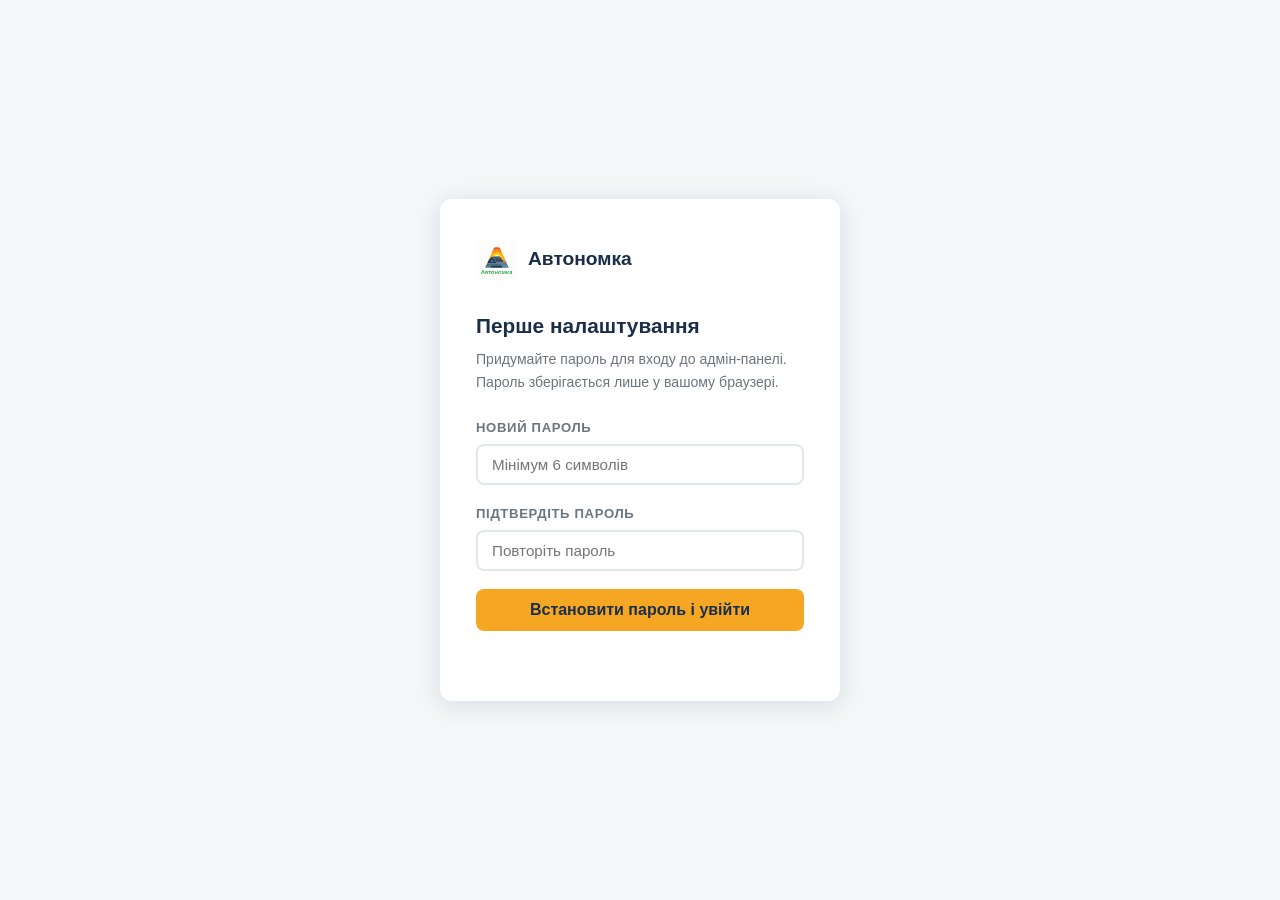
<file: admin.html>
<!DOCTYPE html>
<html lang="uk">
<head>
  <meta charset="UTF-8">
  <meta name="viewport" content="width=device-width, initial-scale=1.0">
  <title>Адмін — Автономка</title>
  <link rel="icon" href="assets/images/logo.jpg" type="image/jpeg">
  <style>
    *, *::before, *::after { box-sizing: border-box; margin: 0; padding: 0; }
    html { scroll-behavior: smooth; }
    body {
      font-family: 'Segoe UI', Arial, sans-serif;
      background: #f4f6f8;
      color: #222831;
      line-height: 1.6;
      min-height: 100vh;
    }
    a { color: inherit; text-decoration: none; }
    button { cursor: pointer; font-family: inherit; }
    img { max-width: 100%; display: block; }
    .hidden { display: none !important; }

    /* ---- Auth screens ---- */
    .auth-wrap {
      min-height: 100vh;
      display: flex;
      align-items: center;
      justify-content: center;
      padding: 24px;
    }
    .auth-card {
      background: #fff;
      border-radius: 12px;
      box-shadow: 0 4px 24px rgba(26,46,74,.12);
      padding: 40px 36px;
      width: 100%;
      max-width: 400px;
    }
    .auth-logo {
      display: flex;
      align-items: center;
      gap: 10px;
      margin-bottom: 28px;
    }
    .auth-logo img { width: 42px; height: 42px; border-radius: 6px; object-fit: contain; }
    .auth-logo span { font-size: 1.2rem; font-weight: 800; color: #1a2e4a; }
    .auth-title { font-size: 1.3rem; font-weight: 700; color: #1a2e4a; margin-bottom: 6px; }
    .auth-sub { font-size: .88rem; color: #6c757d; margin-bottom: 24px; }

    .form-group { margin-bottom: 18px; }
    .form-group label {
      display: block;
      font-size: .82rem;
      font-weight: 600;
      color: #6c757d;
      text-transform: uppercase;
      letter-spacing: .05em;
      margin-bottom: 6px;
    }
    .form-input {
      width: 100%;
      padding: 10px 14px;
      border: 2px solid #e0e6ed;
      border-radius: 8px;
      font-size: .95rem;
      font-family: inherit;
      color: #222831;
      background: #fff;
      transition: border-color .2s;
      outline: none;
    }
    .form-input:focus { border-color: #f5a623; }
    .form-msg {
      font-size: .85rem;
      min-height: 20px;
      margin-top: 10px;
    }
    .form-msg.error { color: #e74c3c; }
    .form-msg.success { color: #17a126; }

    .btn-primary {
      width: 100%;
      padding: 12px;
      background: #f5a623;
      color: #1a2e4a;
      border: none;
      border-radius: 8px;
      font-size: 1rem;
      font-weight: 700;
      transition: background .2s;
    }
    .btn-primary:hover { background: #e0921a; }

    /* ---- Main layout ---- */
    .admin-header {
      background: #1a2e4a;
      color: #fff;
      padding: 0 24px;
      height: 62px;
      display: flex;
      align-items: center;
      justify-content: space-between;
      position: sticky;
      top: 0;
      z-index: 10;
      box-shadow: 0 2px 12px rgba(0,0,0,.25);
    }
    .admin-header__logo {
      display: flex;
      align-items: center;
      gap: 10px;
      font-weight: 800;
      font-size: 1.05rem;
      color: #2ecc40;
    }
    .admin-header__logo img { width: 36px; height: 36px; border-radius: 5px; object-fit: contain; }
    .admin-header__badge {
      font-size: .72rem;
      background: rgba(245,166,35,.18);
      color: #f5a623;
      padding: 3px 10px;
      border-radius: 20px;
      font-weight: 700;
      text-transform: uppercase;
      letter-spacing: .05em;
      margin-left: 6px;
    }
    .admin-header__actions { display: flex; gap: 10px; }
    .admin-btn {
      padding: 7px 16px;
      border-radius: 7px;
      border: none;
      font-size: .88rem;
      font-weight: 600;
      font-family: inherit;
      transition: background .2s, color .2s;
    }
    .admin-btn--primary { background: #f5a623; color: #1a2e4a; }
    .admin-btn--primary:hover { background: #e0921a; }
    .admin-btn--ghost { background: rgba(255,255,255,.1); color: #fff; }
    .admin-btn--ghost:hover { background: rgba(255,255,255,.2); }
    .admin-btn--danger { background: rgba(231,76,60,.12); color: #c0392b; }
    .admin-btn--danger:hover { background: rgba(231,76,60,.22); }
    .admin-btn--sm { padding: 5px 12px; font-size: .82rem; }

    .admin-body {
      max-width: 860px;
      margin: 0 auto;
      padding: 32px 20px 64px;
      display: flex;
      flex-direction: column;
      gap: 28px;
    }

    /* Status bar */
    .status-bar {
      padding: 12px 18px;
      border-radius: 8px;
      font-size: .92rem;
      font-weight: 500;
    }
    .status-bar.success { background: rgba(46,204,64,.12); color: #17a126; border: 1px solid rgba(46,204,64,.25); }
    .status-bar.error   { background: rgba(231,76,60,.10); color: #c0392b; border: 1px solid rgba(231,76,60,.2); }
    .status-bar:not(.success):not(.error) { background: rgba(245,166,35,.1); color: #c07d00; border: 1px solid rgba(245,166,35,.2); }

    /* Cards */
    .admin-card {
      background: #fff;
      border-radius: 12px;
      box-shadow: 0 2px 12px rgba(26,46,74,.08);
      overflow: hidden;
    }
    .admin-card__head {
      display: flex;
      align-items: center;
      justify-content: space-between;
      padding: 18px 22px;
      border-bottom: 1px solid #e0e6ed;
      gap: 12px;
      flex-wrap: wrap;
    }
    .admin-card__title {
      font-size: 1.05rem;
      font-weight: 700;
      color: #1a2e4a;
    }
    .admin-card__body { padding: 22px; }

    /* Article list */
    .admin-article-item {
      display: flex;
      align-items: center;
      justify-content: space-between;
      padding: 12px 0;
      border-bottom: 1px solid #e0e6ed;
      gap: 12px;
      flex-wrap: wrap;
    }
    .admin-article-item:last-child { border-bottom: none; }
    .admin-article-item strong { display: block; font-size: .95rem; color: #1a2e4a; }
    .admin-article-date { font-size: .78rem; color: #6c757d; }
    .admin-article-actions { display: flex; gap: 8px; flex-shrink: 0; }
    .admin-hint { font-size: .9rem; color: #6c757d; padding: 12px 0; }
    .admin-hint.error { color: #c0392b; }

    /* Editor form */
    .editor-form .form-group { margin-bottom: 18px; }
    .editor-form .form-input { font-size: .93rem; }
    .editor-form textarea.form-input {
      resize: vertical;
      min-height: 200px;
      line-height: 1.65;
    }
    .editor-form .form-row {
      display: grid;
      grid-template-columns: 1fr 1fr;
      gap: 16px;
    }
    .editor-actions {
      display: flex;
      gap: 10px;
      flex-wrap: wrap;
      margin-top: 6px;
    }
    .editor-actions .btn-primary {
      width: auto;
      padding: 11px 28px;
    }
    .editor-tip {
      font-size: .8rem;
      color: #6c757d;
      margin-top: 6px;
      line-height: 1.4;
    }

    /* Settings */
    .settings-form .form-group { margin-bottom: 16px; }
    .settings-token-wrap { position: relative; }
    .settings-token-wrap .form-input { padding-right: 44px; }
    .btn-toggle-pw {
      position: absolute;
      right: 10px;
      top: 50%;
      transform: translateY(-50%);
      background: none;
      border: none;
      color: #6c757d;
      font-size: .85rem;
      padding: 4px;
    }
    .btn-toggle-pw:hover { color: #1a2e4a; }

    .danger-zone {
      border: 1px solid rgba(231,76,60,.25);
      border-radius: 8px;
      padding: 16px 18px;
      display: flex;
      align-items: center;
      justify-content: space-between;
      gap: 12px;
      flex-wrap: wrap;
    }
    .danger-zone p { font-size: .88rem; color: #6c757d; }
    .danger-zone strong { display: block; font-size: .92rem; color: #c0392b; margin-bottom: 2px; }

    @media (max-width: 600px) {
      .auth-card { padding: 28px 20px; }
      .admin-body { padding: 20px 12px 48px; }
      .editor-form .form-row { grid-template-columns: 1fr; }
    }
  </style>
</head>
<body>

  <!-- ===== SETUP SCREEN ===== -->
  <div id="screen-setup" class="auth-wrap">
    <div class="auth-card">
      <div class="auth-logo">
        <img src="assets/images/logo.jpg" alt="Автономка">
        <span>Автономка</span>
      </div>
      <h1 class="auth-title">Перше налаштування</h1>
      <p class="auth-sub">Придумайте пароль для входу до адмін-панелі. Пароль зберігається лише у вашому браузері.</p>
      <form id="setup-form">
        <div class="form-group">
          <label for="setup-password">Новий пароль</label>
          <input type="password" id="setup-password" class="form-input" placeholder="Мінімум 6 символів" autocomplete="new-password" required>
        </div>
        <div class="form-group">
          <label for="setup-confirm">Підтвердіть пароль</label>
          <input type="password" id="setup-confirm" class="form-input" placeholder="Повторіть пароль" autocomplete="new-password" required>
        </div>
        <button type="submit" class="btn-primary">Встановити пароль і увійти</button>
        <div id="setup-msg" class="form-msg"></div>
      </form>
    </div>
  </div>

  <!-- ===== LOGIN SCREEN ===== -->
  <div id="screen-login" class="auth-wrap hidden">
    <div class="auth-card">
      <div class="auth-logo">
        <img src="assets/images/logo.jpg" alt="Автономка">
        <span>Автономка</span>
      </div>
      <h1 class="auth-title">Вхід до панелі</h1>
      <p class="auth-sub">Введіть пароль адміністратора.</p>
      <form id="login-form">
        <div class="form-group">
          <label for="login-password">Пароль</label>
          <input type="password" id="login-password" class="form-input" placeholder="Ваш пароль" autocomplete="current-password" required>
        </div>
        <button type="submit" class="btn-primary">Увійти</button>
        <div id="login-msg" class="form-msg"></div>
      </form>
    </div>
  </div>

  <!-- ===== MAIN SCREEN ===== -->
  <div id="screen-main" class="hidden">

    <header class="admin-header">
      <div class="admin-header__logo">
        <img src="assets/images/logo.jpg" alt="">
        <span>Автономка</span>
        <span class="admin-header__badge">Адмін</span>
      </div>
      <div class="admin-header__actions">
        <a href="articles.html" target="_blank" class="admin-btn admin-btn--ghost">Сайт →</a>
        <button id="btn-logout" class="admin-btn admin-btn--ghost">Вийти</button>
      </div>
    </header>

    <div class="admin-body">

      <!-- Status bar -->
      <div id="status-bar" class="status-bar hidden"></div>

      <!-- Articles list -->
      <div class="admin-card">
        <div class="admin-card__head">
          <span class="admin-card__title">Статті</span>
          <button id="btn-new" class="admin-btn admin-btn--primary">+ Нова стаття</button>
        </div>
        <div class="admin-card__body">
          <div id="article-list"></div>
        </div>
      </div>

      <!-- Editor -->
      <div class="admin-card" id="editor-section">
        <div class="admin-card__head">
          <span class="admin-card__title" id="editor-heading">Нова стаття</span>
        </div>
        <div class="admin-card__body">
          <form id="article-form" class="editor-form">
            <div class="form-group">
              <label for="editor-title">Заголовок *</label>
              <input type="text" id="editor-title" class="form-input" placeholder="Назва статті" required>
            </div>
            <div class="form-group">
              <label for="editor-summary">Короткий опис</label>
              <input type="text" id="editor-summary" class="form-input" placeholder="1–2 речення, які покажуть у списку статей">
            </div>
            <div class="form-group">
              <label for="editor-body">Текст статті *</label>
              <textarea id="editor-body" class="form-input" placeholder="Напишіть текст статті. Розділяйте абзаци порожнім рядком." required></textarea>
              <p class="editor-tip">Порожній рядок між блоками тексту = новий абзац.</p>
            </div>
            <div class="form-group">
              <label for="editor-photo">Фото (URL, необов'язково)</label>
              <input type="url" id="editor-photo" class="form-input" placeholder="https://example.com/photo.jpg">
              <p class="editor-tip">Посилання на зображення. Можна завантажити на Imgur, Google Drive або інший хостинг.</p>
            </div>
            <div class="editor-actions">
              <button type="submit" id="editor-submit" class="btn-primary">Опублікувати</button>
              <button type="button" id="btn-cancel-edit" class="admin-btn admin-btn--ghost" style="background:#e0e6ed;color:#1a2e4a">Скасувати</button>
            </div>
          </form>
        </div>
      </div>

      <!-- Settings -->
      <div class="admin-card">
        <div class="admin-card__head">
          <span class="admin-card__title">Налаштування GitHub</span>
        </div>
        <div class="admin-card__body">
          <p style="font-size:.88rem;color:#6c757d;margin-bottom:18px">
            Щоб публікація статей зберігалась на сайті, потрібно підключити GitHub репозиторій.
            Отримати токен можна на <strong><a href="https://github.com/settings/tokens/new?scopes=repo&description=Avtonomka+Admin" target="_blank" style="color:#f5a623">github.com/settings/tokens</a></strong>
            — потрібні права <code>Contents: Read and write</code>.
          </p>
          <form id="settings-form" class="settings-form">
            <div class="form-row" style="display:grid;grid-template-columns:1fr 1fr;gap:16px;margin-bottom:0">
              <div class="form-group">
                <label for="settings-owner">GitHub Username</label>
                <input type="text" id="settings-owner" class="form-input" placeholder="ваш-нік">
              </div>
              <div class="form-group">
                <label for="settings-repo">Назва репозиторію</label>
                <input type="text" id="settings-repo" class="form-input" placeholder="avtonomka-site">
              </div>
            </div>
            <div class="form-group" style="margin-top:16px">
              <label for="settings-branch">Гілка (branch)</label>
              <input type="text" id="settings-branch" class="form-input" placeholder="master" value="master" style="max-width:200px">
            </div>
            <div class="form-group">
              <label for="settings-token">GitHub Personal Access Token</label>
              <div class="settings-token-wrap">
                <input type="password" id="settings-token" class="form-input" placeholder="ghp_xxxxxxxxxxxxxxxxxxxx" autocomplete="off">
                <button type="button" class="btn-toggle-pw" id="btn-show-token" title="Показати/приховати">👁</button>
              </div>
              <p class="editor-tip">Токен зберігається лише у вашому браузері. Нікому його не передавайте.</p>
            </div>
            <button type="submit" class="admin-btn admin-btn--primary">Зберегти налаштування</button>
          </form>

          <div style="margin-top:28px">
            <div class="danger-zone">
              <div>
                <strong>Змінити пароль</strong>
                <p>Скинути поточний пароль і встановити новий.</p>
              </div>
              <button id="btn-change-password" class="admin-btn admin-btn--danger">Змінити пароль</button>
            </div>
          </div>
        </div>
      </div>

    </div><!-- /admin-body -->
  </div><!-- /screen-main -->

  <script>
    /* ---- Utilities ---- */
    async function sha256(msg) {
      const buf = await crypto.subtle.digest('SHA-256', new TextEncoder().encode(msg));
      return Array.from(new Uint8Array(buf)).map(b => b.toString(16).padStart(2, '0')).join('');
    }
    function escHtml(str) {
      return String(str).replace(/&/g,'&amp;').replace(/</g,'&lt;').replace(/>/g,'&gt;').replace(/"/g,'&quot;');
    }
    const getSettings  = () => JSON.parse(localStorage.getItem('admin_settings') || '{}');
    const saveSettings = s  => localStorage.setItem('admin_settings', JSON.stringify(s));
    const getPwdHash   = () => localStorage.getItem('admin_pwd_hash') || '';
    const getToken     = () => localStorage.getItem('admin_gh_token') || '';
    const isAuthed     = () => sessionStorage.getItem('admin_ok') === '1';

    /* ---- Screen switcher ---- */
    function showScreen(id) {
      ['screen-setup','screen-login','screen-main'].forEach(s =>
        document.getElementById(s).classList.toggle('hidden', s !== id)
      );
    }

    /* ---- Bootstrap ---- */
    function init() {
      if (!getPwdHash())    { showScreen('screen-setup'); return; }
      if (!isAuthed())      { showScreen('screen-login'); return; }
      showScreen('screen-main');
      loadMain();
    }

    /* ---- Setup ---- */
    document.getElementById('setup-form').addEventListener('submit', async e => {
      e.preventDefault();
      const pwd = document.getElementById('setup-password').value;
      const rep = document.getElementById('setup-confirm').value;
      if (pwd.length < 6) { showMsg('setup-msg','Мінімум 6 символів','error'); return; }
      if (pwd !== rep)     { showMsg('setup-msg','Паролі не співпадають','error'); return; }
      localStorage.setItem('admin_pwd_hash', await sha256(pwd));
      sessionStorage.setItem('admin_ok', '1');
      showScreen('screen-main');
      loadMain();
    });

    /* ---- Login ---- */
    document.getElementById('login-form').addEventListener('submit', async e => {
      e.preventDefault();
      const pwd = document.getElementById('login-password').value;
      if (await sha256(pwd) !== getPwdHash()) {
        showMsg('login-msg','Невірний пароль','error');
        document.getElementById('login-password').value = '';
        return;
      }
      sessionStorage.setItem('admin_ok', '1');
      showScreen('screen-main');
      loadMain();
    });

    /* ---- GitHub API ---- */
    async function ghGet(path) {
      const s = getSettings();
      const r = await fetch(`https://api.github.com/repos/${s.owner}/${s.repo}/contents/${path}`, {
        headers: { 'Authorization': `Bearer ${getToken()}`, 'Accept': 'application/vnd.github+json', 'X-GitHub-Api-Version': '2022-11-28' }
      });
      const d = await r.json();
      if (!r.ok) throw new Error(d.message || 'HTTP ' + r.status);
      return d;
    }

    async function ghPut(path, content, sha, message) {
      const s = getSettings();
      const body = { message, content: btoa(unescape(encodeURIComponent(content))), branch: s.branch || 'master' };
      if (sha) body.sha = sha;
      const r = await fetch(`https://api.github.com/repos/${s.owner}/${s.repo}/contents/${path}`, {
        method: 'PUT',
        headers: { 'Authorization': `Bearer ${getToken()}`, 'Accept': 'application/vnd.github+json', 'Content-Type': 'application/json', 'X-GitHub-Api-Version': '2022-11-28' },
        body: JSON.stringify(body)
      });
      const d = await r.json();
      if (!r.ok) throw new Error(d.message || 'HTTP ' + r.status);
      return d;
    }

    async function loadArticlesFromGH() {
      try {
        const data = await ghGet('data/articles.json');
        const text = decodeURIComponent(escape(atob(data.content.replace(/\n/g,''))));
        return { articles: JSON.parse(text), sha: data.sha };
      } catch (e) {
        if (/Not Found|404/.test(e.message)) return { articles: [], sha: null };
        throw e;
      }
    }

    async function saveArticlesToGH(articles, sha, msg) {
      const json = JSON.stringify(articles, null, 2);
      return ghPut('data/articles.json', json, sha, msg);
    }

    /* ---- ID generator ---- */
    function genId(title) {
      const map = {а:'a',б:'b',в:'v',г:'g',д:'d',е:'e',ё:'yo',є:'ye',ж:'zh',з:'z',и:'i',і:'i',ї:'yi',й:'y',к:'k',л:'l',м:'m',н:'n',о:'o',п:'p',р:'r',с:'s',т:'t',у:'u',ф:'f',х:'kh',ц:'ts',ч:'ch',ш:'sh',щ:'shch',ъ:'',ы:'y',ь:'',э:'e',ю:'yu',я:'ya',ґ:'g'};
      return title.toLowerCase()
        .replace(/[а-яёіїєґ]/g, c => map[c] || c)
        .replace(/[^a-z0-9\s-]/g,'').trim().replace(/\s+/g,'-').replace(/-+/g,'-').slice(0,48)
        + '-' + Date.now().toString(36);
    }

    /* ---- Main screen ---- */
    let editId = null;

    async function loadMain() {
      const s = getSettings();
      document.getElementById('settings-owner').value  = s.owner  || '';
      document.getElementById('settings-repo').value   = s.repo   || '';
      document.getElementById('settings-branch').value = s.branch || 'master';
      document.getElementById('settings-token').value  = getToken();
      await refreshList();
    }

    async function refreshList() {
      const el = document.getElementById('article-list');
      if (!getToken() || !getSettings().owner || !getSettings().repo) {
        el.innerHTML = '<p class="admin-hint">Заповніть налаштування GitHub нижче, щоб бачити список статей.</p>';
        return;
      }
      el.innerHTML = '<p class="admin-hint">Завантаження…</p>';
      try {
        const { articles } = await loadArticlesFromGH();
        if (!articles.length) { el.innerHTML = '<p class="admin-hint">Статей ще немає — створіть першу!</p>'; return; }
        el.innerHTML = articles.map(a => `
          <div class="admin-article-item">
            <div>
              <strong>${escHtml(a.title || '(без заголовку)')}</strong>
              <span class="admin-article-date">${a.date || ''}</span>
            </div>
            <div class="admin-article-actions">
              <button class="admin-btn admin-btn--sm" onclick="startEdit('${escHtml(a.id)}')">Редагувати</button>
              <button class="admin-btn admin-btn--sm admin-btn--danger" onclick="removeArticle('${escHtml(a.id)}')">Видалити</button>
            </div>
          </div>`).join('');
      } catch(e) {
        el.innerHTML = `<p class="admin-hint error">Помилка: ${escHtml(e.message)}</p>`;
      }
    }

    function resetEditor() {
      editId = null;
      ['editor-title','editor-summary','editor-body','editor-photo'].forEach(id => document.getElementById(id).value = '');
      document.getElementById('editor-heading').textContent = 'Нова стаття';
      document.getElementById('editor-submit').textContent  = 'Опублікувати';
    }

    async function startEdit(id) {
      try {
        const { articles } = await loadArticlesFromGH();
        const a = articles.find(x => x.id === id);
        if (!a) return;
        editId = id;
        document.getElementById('editor-title').value   = a.title   || '';
        document.getElementById('editor-summary').value = a.summary || '';
        document.getElementById('editor-body').value    = a.body    || '';
        document.getElementById('editor-photo').value   = a.photo   || '';
        document.getElementById('editor-heading').textContent = 'Редагувати статтю';
        document.getElementById('editor-submit').textContent  = 'Зберегти зміни';
        document.getElementById('editor-section').scrollIntoView({ behavior: 'smooth' });
      } catch(e) { showStatus('Помилка: ' + e.message, 'error'); }
    }

    async function removeArticle(id) {
      if (!confirm('Видалити цю статтю? Цю дію не можна скасувати.')) return;
      showStatus('Видалення…');
      try {
        const { articles, sha } = await loadArticlesFromGH();
        const updated = articles.filter(a => a.id !== id);
        await saveArticlesToGH(updated, sha, 'chore: remove article');
        showStatus('Статтю видалено. Сайт оновиться за ~1 хвилину.', 'success');
        await refreshList();
      } catch(e) { showStatus('Помилка: ' + e.message, 'error'); }
    }

    document.getElementById('article-form').addEventListener('submit', async e => {
      e.preventDefault();
      const title   = document.getElementById('editor-title').value.trim();
      const summary = document.getElementById('editor-summary').value.trim();
      const body    = document.getElementById('editor-body').value.trim();
      const photo   = document.getElementById('editor-photo').value.trim();
      if (!title || !body) { showStatus('Заповніть заголовок та текст статті', 'error'); return; }

      showStatus('Збереження на GitHub…');
      try {
        const { articles, sha } = await loadArticlesFromGH();
        if (editId) {
          const i = articles.findIndex(a => a.id === editId);
          if (i !== -1) articles[i] = { ...articles[i], title, summary, body, photo };
          await saveArticlesToGH(articles, sha, `feat: update article — ${title}`);
        } else {
          articles.unshift({ id: genId(title), title, summary, body, photo, date: new Date().toISOString().slice(0,10) });
          await saveArticlesToGH(articles, sha, `feat: add article — ${title}`);
        }
        showStatus('Збережено! Сайт оновиться за ~1 хвилину після деплою GitHub Pages.', 'success');
        resetEditor();
        await refreshList();
      } catch(e) { showStatus('Помилка збереження: ' + e.message, 'error'); }
    });

    document.getElementById('btn-cancel-edit').addEventListener('click', resetEditor);

    document.getElementById('btn-new').addEventListener('click', () => {
      resetEditor();
      document.getElementById('editor-section').scrollIntoView({ behavior: 'smooth' });
      document.getElementById('editor-title').focus();
    });

    /* ---- Settings ---- */
    document.getElementById('settings-form').addEventListener('submit', e => {
      e.preventDefault();
      saveSettings({
        owner:  document.getElementById('settings-owner').value.trim(),
        repo:   document.getElementById('settings-repo').value.trim(),
        branch: document.getElementById('settings-branch').value.trim() || 'master',
      });
      const tok = document.getElementById('settings-token').value.trim();
      if (tok) localStorage.setItem('admin_gh_token', tok);
      showStatus('Налаштування збережено!', 'success');
      refreshList();
    });

    document.getElementById('btn-show-token').addEventListener('click', () => {
      const inp = document.getElementById('settings-token');
      inp.type = inp.type === 'password' ? 'text' : 'password';
    });

    /* ---- Auth actions ---- */
    document.getElementById('btn-logout').addEventListener('click', () => {
      sessionStorage.removeItem('admin_ok');
      showScreen('screen-login');
      document.getElementById('login-password').value = '';
    });

    document.getElementById('btn-change-password').addEventListener('click', () => {
      if (!confirm('Скинути пароль? Вас буде перенаправлено на сторінку встановлення нового паролю.')) return;
      localStorage.removeItem('admin_pwd_hash');
      sessionStorage.removeItem('admin_ok');
      document.getElementById('setup-password').value = '';
      document.getElementById('setup-confirm').value  = '';
      showScreen('screen-setup');
    });

    /* ---- Helpers ---- */
    function showMsg(id, msg, type) {
      const el = document.getElementById(id);
      el.textContent = msg;
      el.className = 'form-msg ' + (type || '');
    }

    let statusTimer = null;
    function showStatus(msg, type) {
      const el = document.getElementById('status-bar');
      el.textContent = msg;
      el.className = 'status-bar ' + (type || '');
      el.classList.remove('hidden');
      clearTimeout(statusTimer);
      if (type === 'success') statusTimer = setTimeout(() => el.classList.add('hidden'), 6000);
    }

    /* ---- Start ---- */
    init();
  </script>

</body>
</html>
</file>
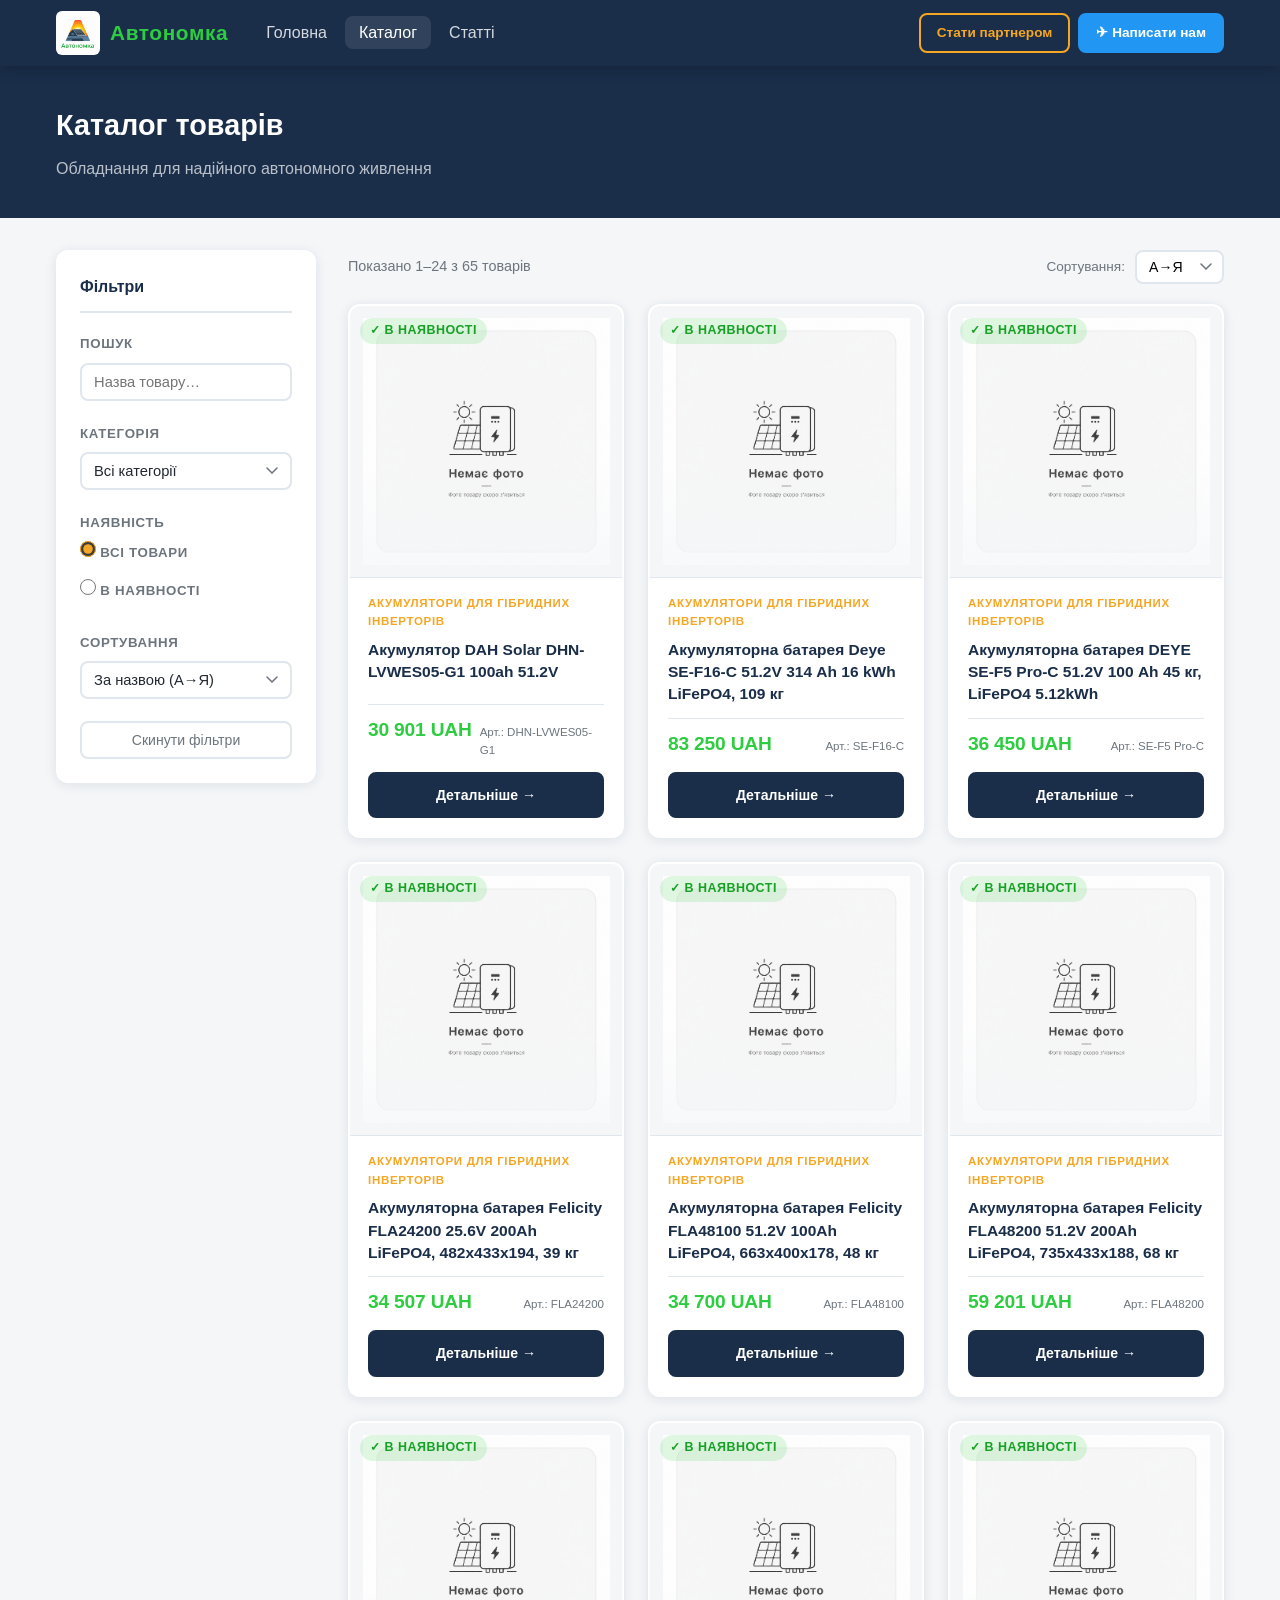
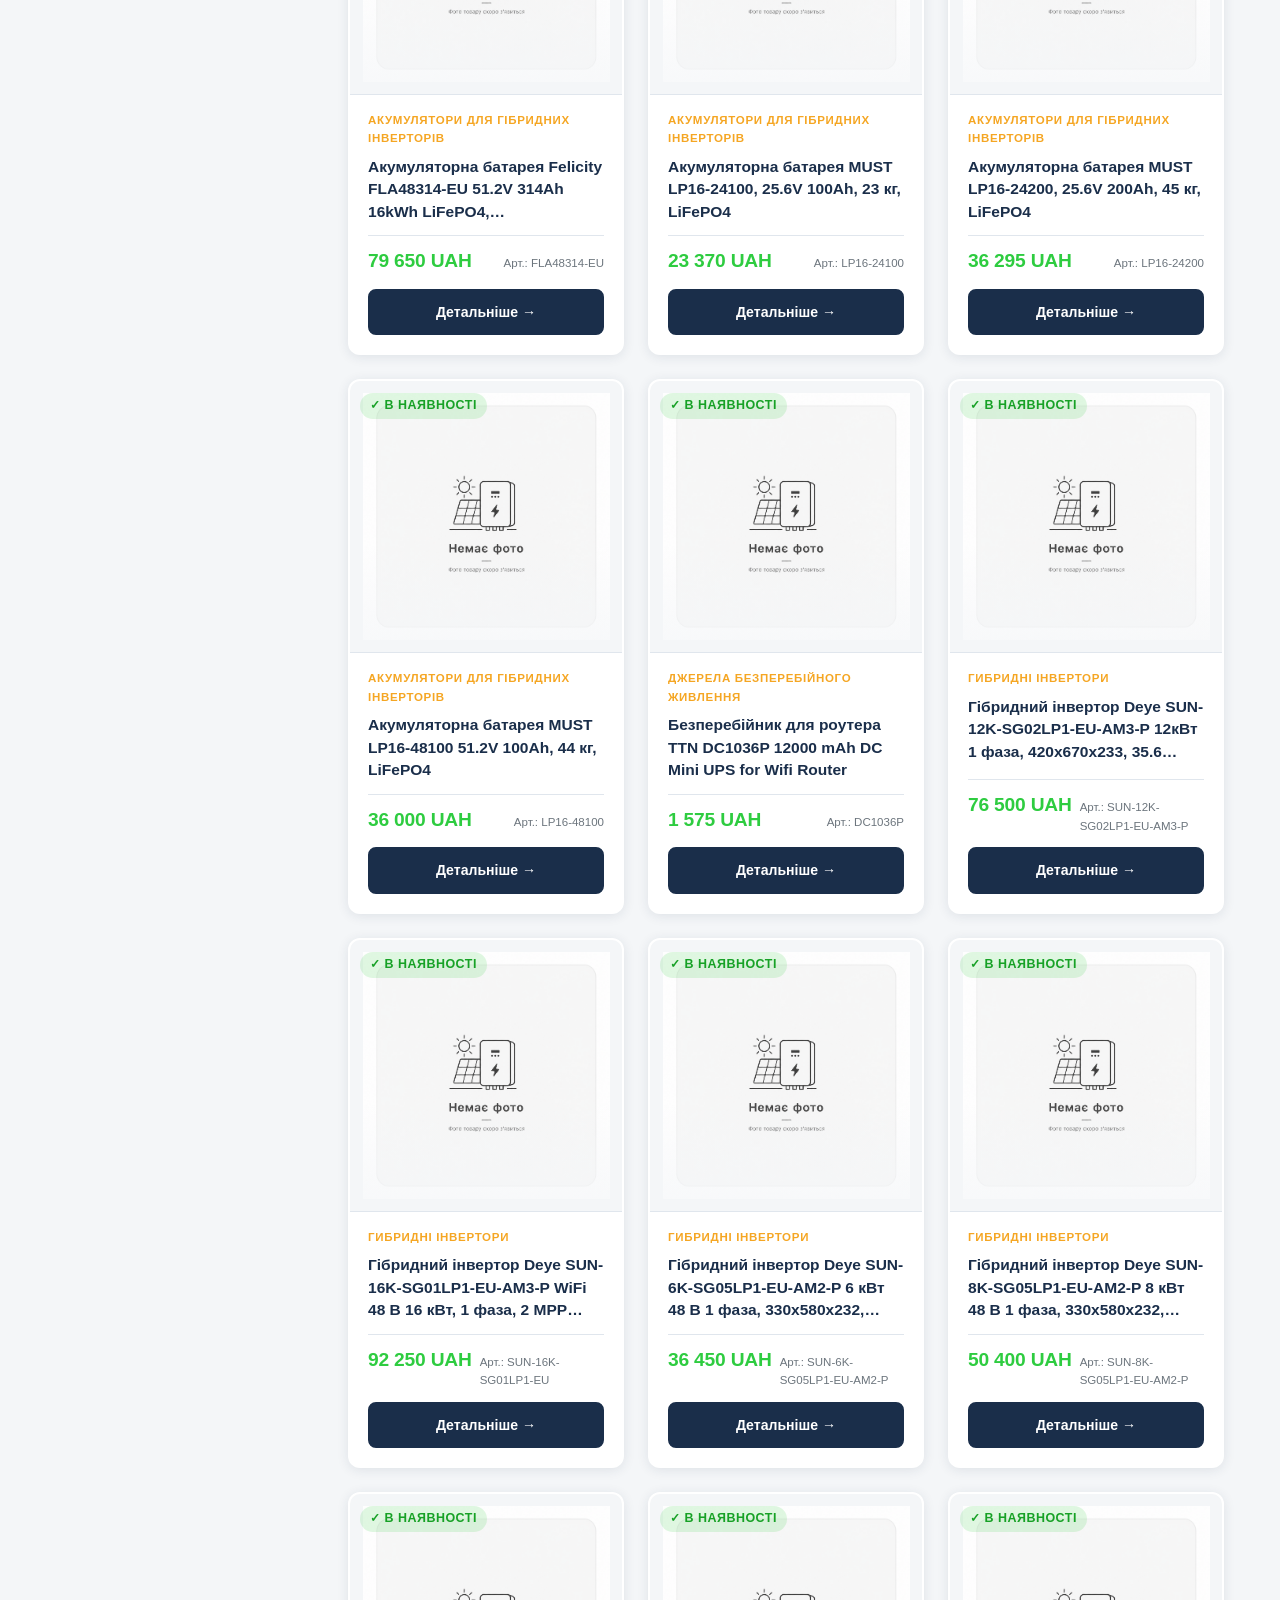
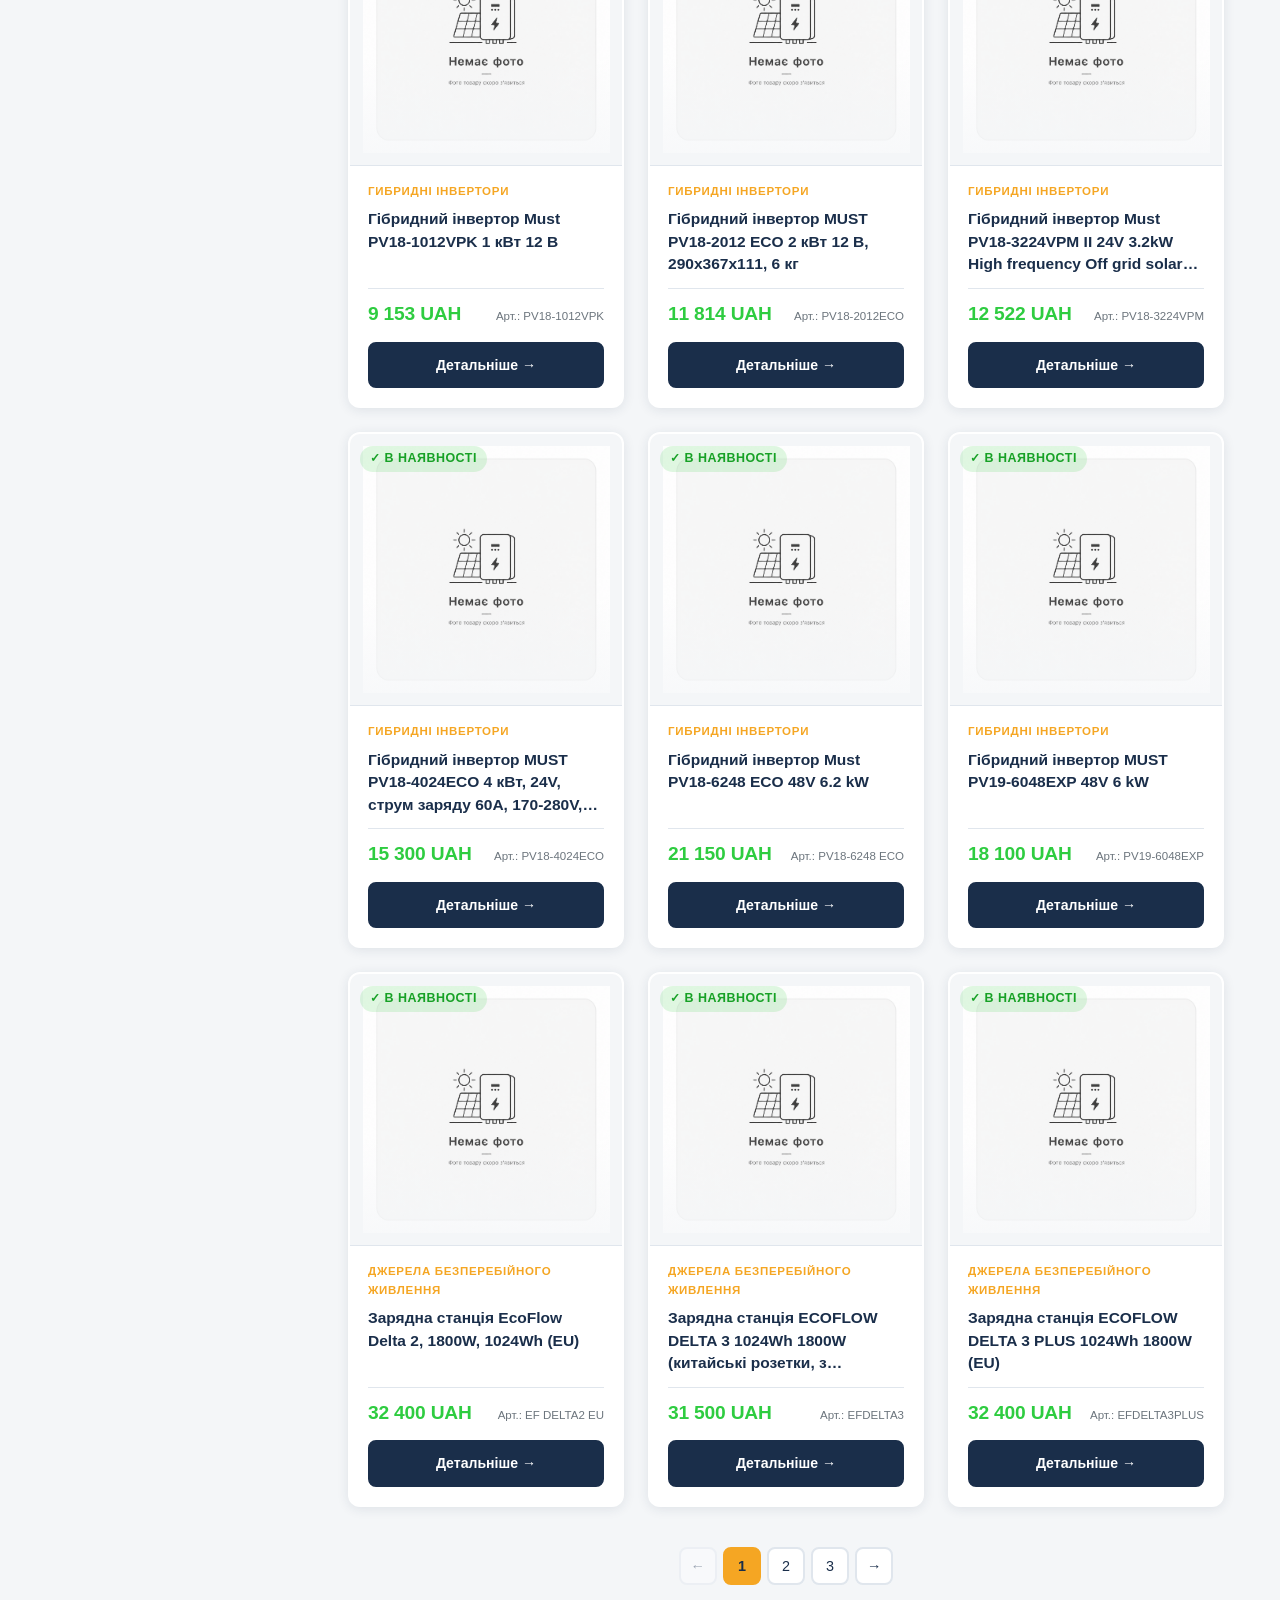
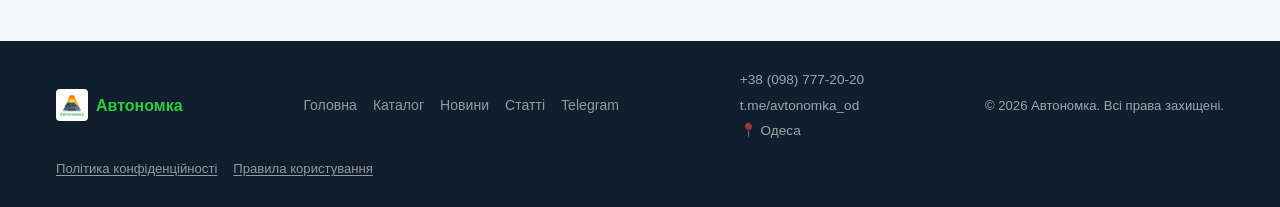
<file: catalog.html>
﻿<!DOCTYPE html>
<html lang="uk">
<head>
  <meta charset="UTF-8">
  <meta name="viewport" content="width=device-width, initial-scale=1.0">
  <title>Каталог товарів — Автономка</title>
  <meta name="description" content="Повний каталог товарів для автономного живлення. Фільтруйте за категорією, ціною, наявністю.">
  <meta property="og:title" content="Каталог — Автономка">
  <meta property="og:description" content="Великий вибір обладнання для автономного електропостачання.">
  <meta property="og:image" content="assets/images/sticker.webp">
  <link rel="icon" href="assets/images/logo.jpg" type="image/jpeg">
  <link rel="stylesheet" href="assets/css/style.css">
</head>
<body>

  <!-- ======= HEADER ======= -->
  <header class="site-header">
    <div class="container">
      <div class="header-inner">
        <a href="index.html" class="logo-link">
          <img src="assets/images/logo.jpg" alt="Автономка" class="logo-img">
          <span class="logo-text">Автономка</span>
        </a>
        <nav class="main-nav" id="main-nav" aria-label="Головне меню">
          <ul>
            <li><a href="index.html">Головна</a></li>
            <li><a href="catalog.html">Каталог</a></li>
            <li><a href="articles.html">Статті</a></li>
          </ul>
        </nav>
        <div class="header-actions">
          <a href="https://docs.google.com/forms/d/1GIJ4S0ifI_dvxS78DsIpBGBcdqp8S3RqWelt7jcSD84/viewform" target="_blank" rel="noopener" class="btn btn-partner btn-sm">Стати партнером</a>
          <a href="https://t.me/avtonomka_od" target="_blank" rel="noopener" class="btn btn-tg btn-sm">
            ✈ Написати нам
          </a>
        </div>
        <button class="burger" id="burger" aria-label="Відкрити меню" aria-expanded="false" aria-controls="main-nav">
          <span></span><span></span><span></span>
        </button>
      </div>
    </div>
  </header>

  <!-- PAGE HEADER -->
  <div class="page-header">
    <div class="container">
      <h1>Каталог товарів</h1>
      <p>Обладнання для надійного автономного живлення</p>
    </div>
  </div>

  <main>
    <section class="section" style="padding-top:32px">
      <div class="container">
        <div class="catalog-layout">

          <!-- ======= FILTERS ======= -->
          <aside class="filters-panel" aria-label="Фільтри">
            <h2>Фільтри</h2>

            <div class="filter-group">
              <label for="filter-search">Пошук</label>
              <input type="search" id="filter-search" class="filter-input"
                     placeholder="Назва товару…" autocomplete="off">
            </div>

            <div class="filter-group">
              <label for="filter-category">Категорія</label>
              <select id="filter-category" class="filter-select">
                <option value="">Всі категорії</option>
              </select>
            </div>

            <div class="filter-group">
              <label>Наявність</label>
              <div class="filter-radio-group">
                <label class="filter-radio">
                  <input type="radio" name="availability" value="all" checked>
                  Всі товари
                </label>
                <label class="filter-radio">
                  <input type="radio" name="availability" value="in_stock">
                  В наявності
                </label>
              </div>
            </div>

            <div class="filter-group">
              <label for="filter-sort">Сортування</label>
              <select id="filter-sort" class="filter-select">
                <option value="name_asc">За назвою (А→Я)</option>
                <option value="name_desc">За назвою (Я→А)</option>
                <option value="price_asc">Ціна (зростання)</option>
                <option value="price_desc">Ціна (спадання)</option>
              </select>
            </div>

            <button id="filter-reset" class="btn-reset">Скинути фільтри</button>
          </aside>

          <!-- ======= PRODUCTS AREA ======= -->
          <div class="catalog-content">
            <div class="catalog-main-header">
              <p id="catalog-counter" class="catalog-counter">Завантаження…</p>
              <div class="catalog-sort">
                <label for="sort-select-top">Сортування:</label>
                <select id="sort-select-top" class="sort-select" aria-label="Сортування">
                  <option value="name_asc">А→Я</option>
                  <option value="name_desc">Я→А</option>
                  <option value="price_asc">Ціна ↑</option>
                  <option value="price_desc">Ціна ↓</option>
                </select>
              </div>
            </div>

            <div id="products-grid" class="products-grid"></div>
            <div id="pagination" class="pagination"></div>
          </div>

        </div>
      </div>
    </section>
  </main>

  <!-- ======= FOOTER ======= -->
  <footer class="site-footer">
    <div class="container">
      <div class="footer-inner">
        <div class="footer-logo">
          <img src="assets/images/logo.jpg" alt="Автономка" style="height:32px;width:32px;object-fit:contain;border-radius:4px">
          <span class="footer-logo-text">Автономка</span>
        </div>
        <nav class="footer-links" aria-label="Нижня навігація">
          <a href="index.html">Головна</a>
          <a href="catalog.html">Каталог</a>
          <a href="blog.html">Новини</a>
          <a href="articles.html">Статті</a>
          <a href="https://t.me/avtonomka_od" target="_blank" rel="noopener">Telegram</a>
        </nav>
        <div class="footer-contacts">
          <a href="tel:+380987772020">+38 (098) 777-20-20</a>
          <a href="https://t.me/avtonomka_od" target="_blank" rel="noopener">t.me/avtonomka_od</a>
          <span>📍 Одеса</span>
        </div>
        <p class="footer-copy">&copy; 2026 Автономка. Всі права захищені.</p>
        <div class="footer-legal">
          <a href="privacy.html">Політика конфіденційності</a>
          <a href="terms.html">Правила користування</a>
        </div>
      </div>
    </div>
  </footer>

  <script src="assets/js/main.js"></script>
  <script>
    /* Sync top sort select with sidebar sort select */
    const sideSort = document.getElementById('filter-sort');
    const topSort  = document.getElementById('sort-select-top');
    topSort?.addEventListener('change', () => {
      sideSort.value = topSort.value;
      sideSort.dispatchEvent(new Event('change'));
    });
    sideSort?.addEventListener('change', () => {
      topSort.value = sideSort.value;
    });
  </script>
  <script src="assets/js/catalog.js"></script>
</body>
</html>
</file>
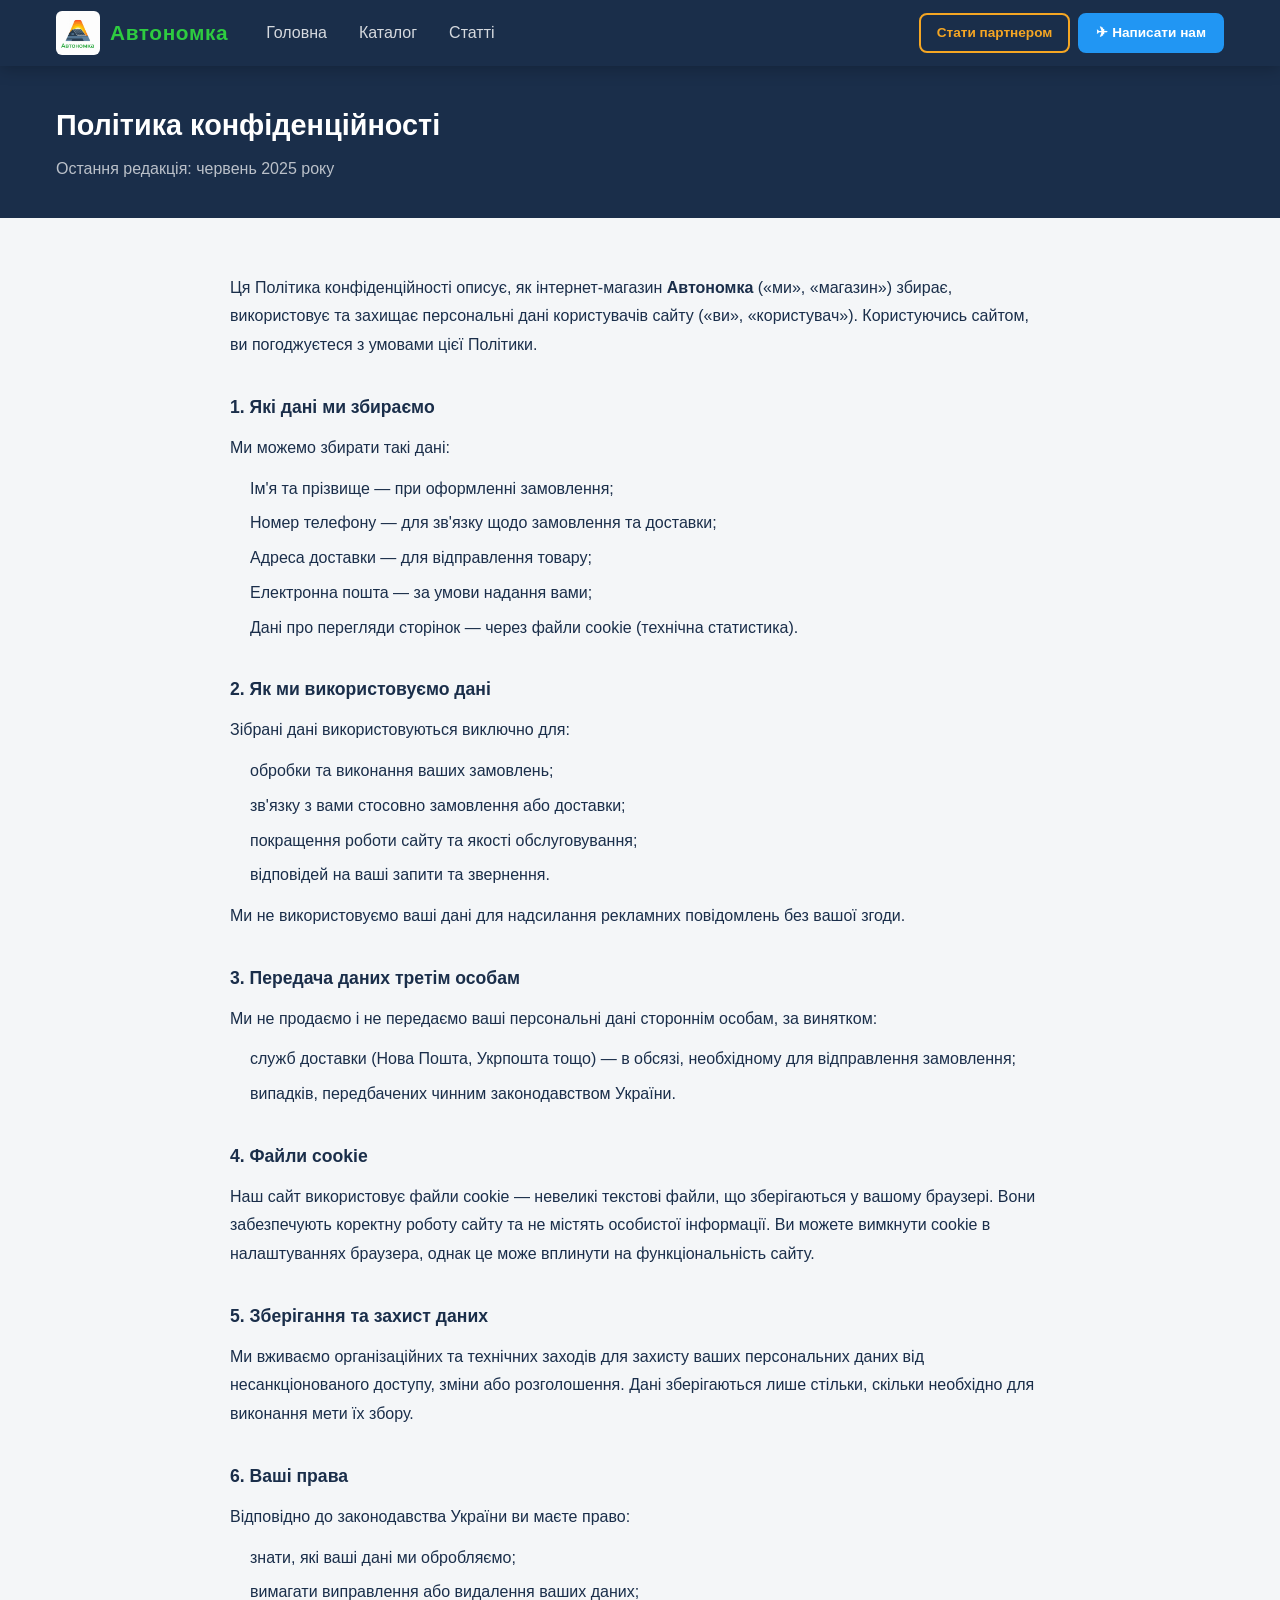
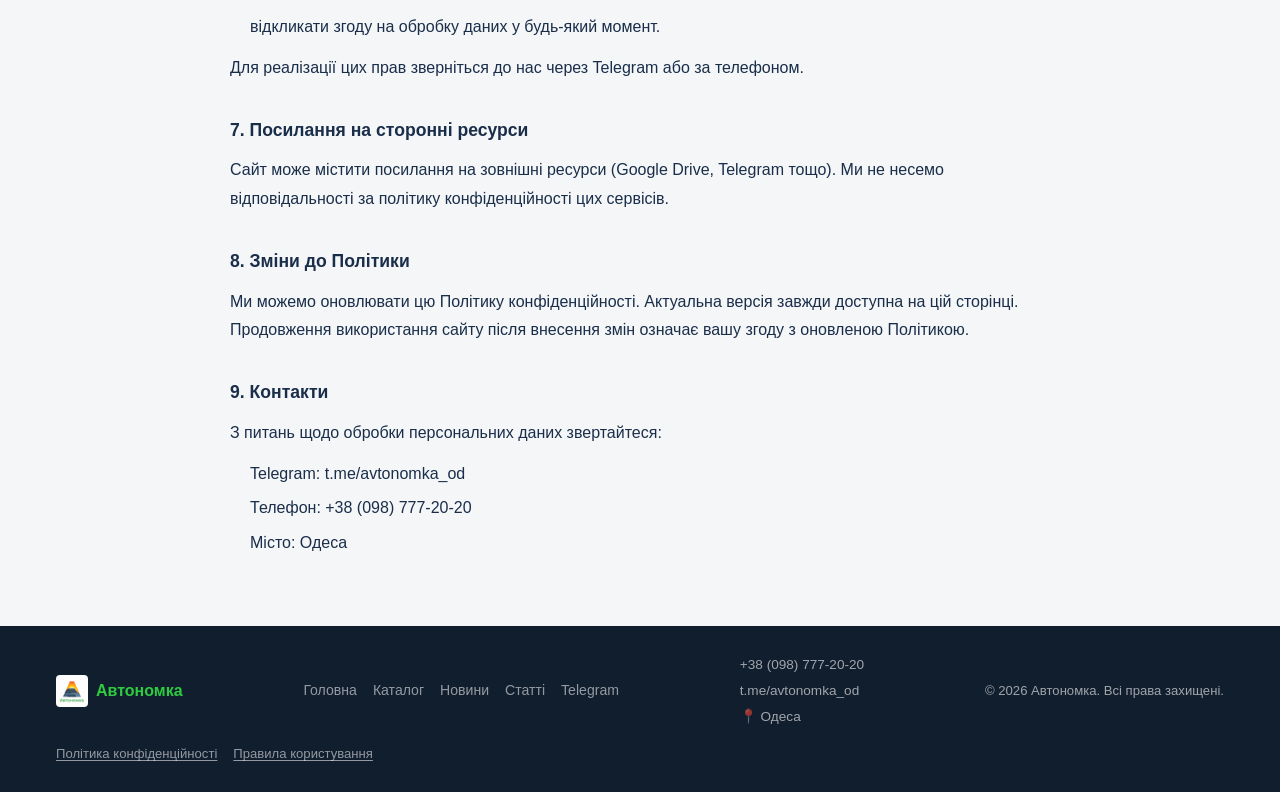
<file: privacy.html>
<!DOCTYPE html>
<html lang="uk">
<head>
  <meta charset="UTF-8">
  <meta name="viewport" content="width=device-width, initial-scale=1.0">
  <title>Політика конфіденційності — Автономка</title>
  <meta name="description" content="Політика конфіденційності магазину Автономка. Як ми збираємо, зберігаємо та використовуємо ваші персональні дані.">
  <link rel="icon" href="assets/images/logo.jpg" type="image/jpeg">
  <link rel="stylesheet" href="assets/css/style.css">
</head>
<body>

  <!-- ======= HEADER ======= -->
  <header class="site-header">
    <div class="container">
      <div class="header-inner">
        <a href="index.html" class="logo-link">
          <img src="assets/images/logo.jpg" alt="Автономка" class="logo-img">
          <span class="logo-text">Автономка</span>
        </a>
        <nav class="main-nav" id="main-nav" aria-label="Головне меню">
          <ul>
            <li><a href="index.html">Головна</a></li>
            <li><a href="catalog.html">Каталог</a></li>
            <li><a href="articles.html">Статті</a></li>
          </ul>
        </nav>
        <div class="header-actions">
          <a href="https://docs.google.com/forms/d/1GIJ4S0ifI_dvxS78DsIpBGBcdqp8S3RqWelt7jcSD84/viewform" target="_blank" rel="noopener" class="btn btn-partner btn-sm">Стати партнером</a>
          <a href="https://t.me/avtonomka_od" target="_blank" rel="noopener" class="btn btn-tg btn-sm">
            ✈ Написати нам
          </a>
        </div>
        <button class="burger" id="burger" aria-label="Відкрити меню" aria-expanded="false" aria-controls="main-nav">
          <span></span><span></span><span></span>
        </button>
      </div>
    </div>
  </header>

  <!-- PAGE HEADER -->
  <div class="page-header">
    <div class="container">
      <h1>Політика конфіденційності</h1>
      <p>Остання редакція: червень 2025 року</p>
    </div>
  </div>

  <main>
    <section class="section">
      <div class="container">
        <div class="legal-content">

          <p>Ця Політика конфіденційності описує, як інтернет-магазин <strong>Автономка</strong> («ми», «магазин») збирає, використовує та захищає персональні дані користувачів сайту («ви», «користувач»). Користуючись сайтом, ви погоджуєтеся з умовами цієї Політики.</p>

          <h2>1. Які дані ми збираємо</h2>
          <p>Ми можемо збирати такі дані:</p>
          <ul>
            <li>Ім'я та прізвище — при оформленні замовлення;</li>
            <li>Номер телефону — для зв'язку щодо замовлення та доставки;</li>
            <li>Адреса доставки — для відправлення товару;</li>
            <li>Електронна пошта — за умови надання вами;</li>
            <li>Дані про перегляди сторінок — через файли cookie (технічна статистика).</li>
          </ul>

          <h2>2. Як ми використовуємо дані</h2>
          <p>Зібрані дані використовуються виключно для:</p>
          <ul>
            <li>обробки та виконання ваших замовлень;</li>
            <li>зв'язку з вами стосовно замовлення або доставки;</li>
            <li>покращення роботи сайту та якості обслуговування;</li>
            <li>відповідей на ваші запити та звернення.</li>
          </ul>
          <p>Ми не використовуємо ваші дані для надсилання рекламних повідомлень без вашої згоди.</p>

          <h2>3. Передача даних третім особам</h2>
          <p>Ми не продаємо і не передаємо ваші персональні дані стороннім особам, за винятком:</p>
          <ul>
            <li>служб доставки (Нова Пошта, Укрпошта тощо) — в обсязі, необхідному для відправлення замовлення;</li>
            <li>випадків, передбачених чинним законодавством України.</li>
          </ul>

          <h2>4. Файли cookie</h2>
          <p>Наш сайт використовує файли cookie — невеликі текстові файли, що зберігаються у вашому браузері. Вони забезпечують коректну роботу сайту та не містять особистої інформації. Ви можете вимкнути cookie в налаштуваннях браузера, однак це може вплинути на функціональність сайту.</p>

          <h2>5. Зберігання та захист даних</h2>
          <p>Ми вживаємо організаційних та технічних заходів для захисту ваших персональних даних від несанкціонованого доступу, зміни або розголошення. Дані зберігаються лише стільки, скільки необхідно для виконання мети їх збору.</p>

          <h2>6. Ваші права</h2>
          <p>Відповідно до законодавства України ви маєте право:</p>
          <ul>
            <li>знати, які ваші дані ми обробляємо;</li>
            <li>вимагати виправлення або видалення ваших даних;</li>
            <li>відкликати згоду на обробку даних у будь-який момент.</li>
          </ul>
          <p>Для реалізації цих прав зверніться до нас через Telegram або за телефоном.</p>

          <h2>7. Посилання на сторонні ресурси</h2>
          <p>Сайт може містити посилання на зовнішні ресурси (Google Drive, Telegram тощо). Ми не несемо відповідальності за політику конфіденційності цих сервісів.</p>

          <h2>8. Зміни до Політики</h2>
          <p>Ми можемо оновлювати цю Політику конфіденційності. Актуальна версія завжди доступна на цій сторінці. Продовження використання сайту після внесення змін означає вашу згоду з оновленою Політикою.</p>

          <h2>9. Контакти</h2>
          <p>З питань щодо обробки персональних даних звертайтеся:</p>
          <ul>
            <li>Telegram: <a href="https://t.me/avtonomka_od" target="_blank" rel="noopener">t.me/avtonomka_od</a></li>
            <li>Телефон: <a href="tel:+380987772020">+38 (098) 777-20-20</a></li>
            <li>Місто: Одеса</li>
          </ul>

        </div>
      </div>
    </section>
  </main>

  <!-- ======= FOOTER ======= -->
  <footer class="site-footer">
    <div class="container">
      <div class="footer-inner">
        <div class="footer-logo">
          <img src="assets/images/logo.jpg" alt="Автономка" style="height:32px;width:32px;object-fit:contain;border-radius:4px">
          <span class="footer-logo-text">Автономка</span>
        </div>
        <nav class="footer-links" aria-label="Нижня навігація">
          <a href="index.html">Головна</a>
          <a href="catalog.html">Каталог</a>
          <a href="blog.html">Новини</a>
          <a href="articles.html">Статті</a>
          <a href="https://t.me/avtonomka_od" target="_blank" rel="noopener">Telegram</a>
        </nav>
        <div class="footer-contacts">
          <a href="tel:+380987772020">+38 (098) 777-20-20</a>
          <a href="https://t.me/avtonomka_od" target="_blank" rel="noopener">t.me/avtonomka_od</a>
          <span>📍 Одеса</span>
        </div>
        <p class="footer-copy">&copy; 2026 Автономка. Всі права захищені.</p>
        <div class="footer-legal">
          <a href="privacy.html">Політика конфіденційності</a>
          <a href="terms.html">Правила користування</a>
        </div>
      </div>
    </div>
  </footer>

  <script src="assets/js/main.js"></script>
</body>
</html>
</file>
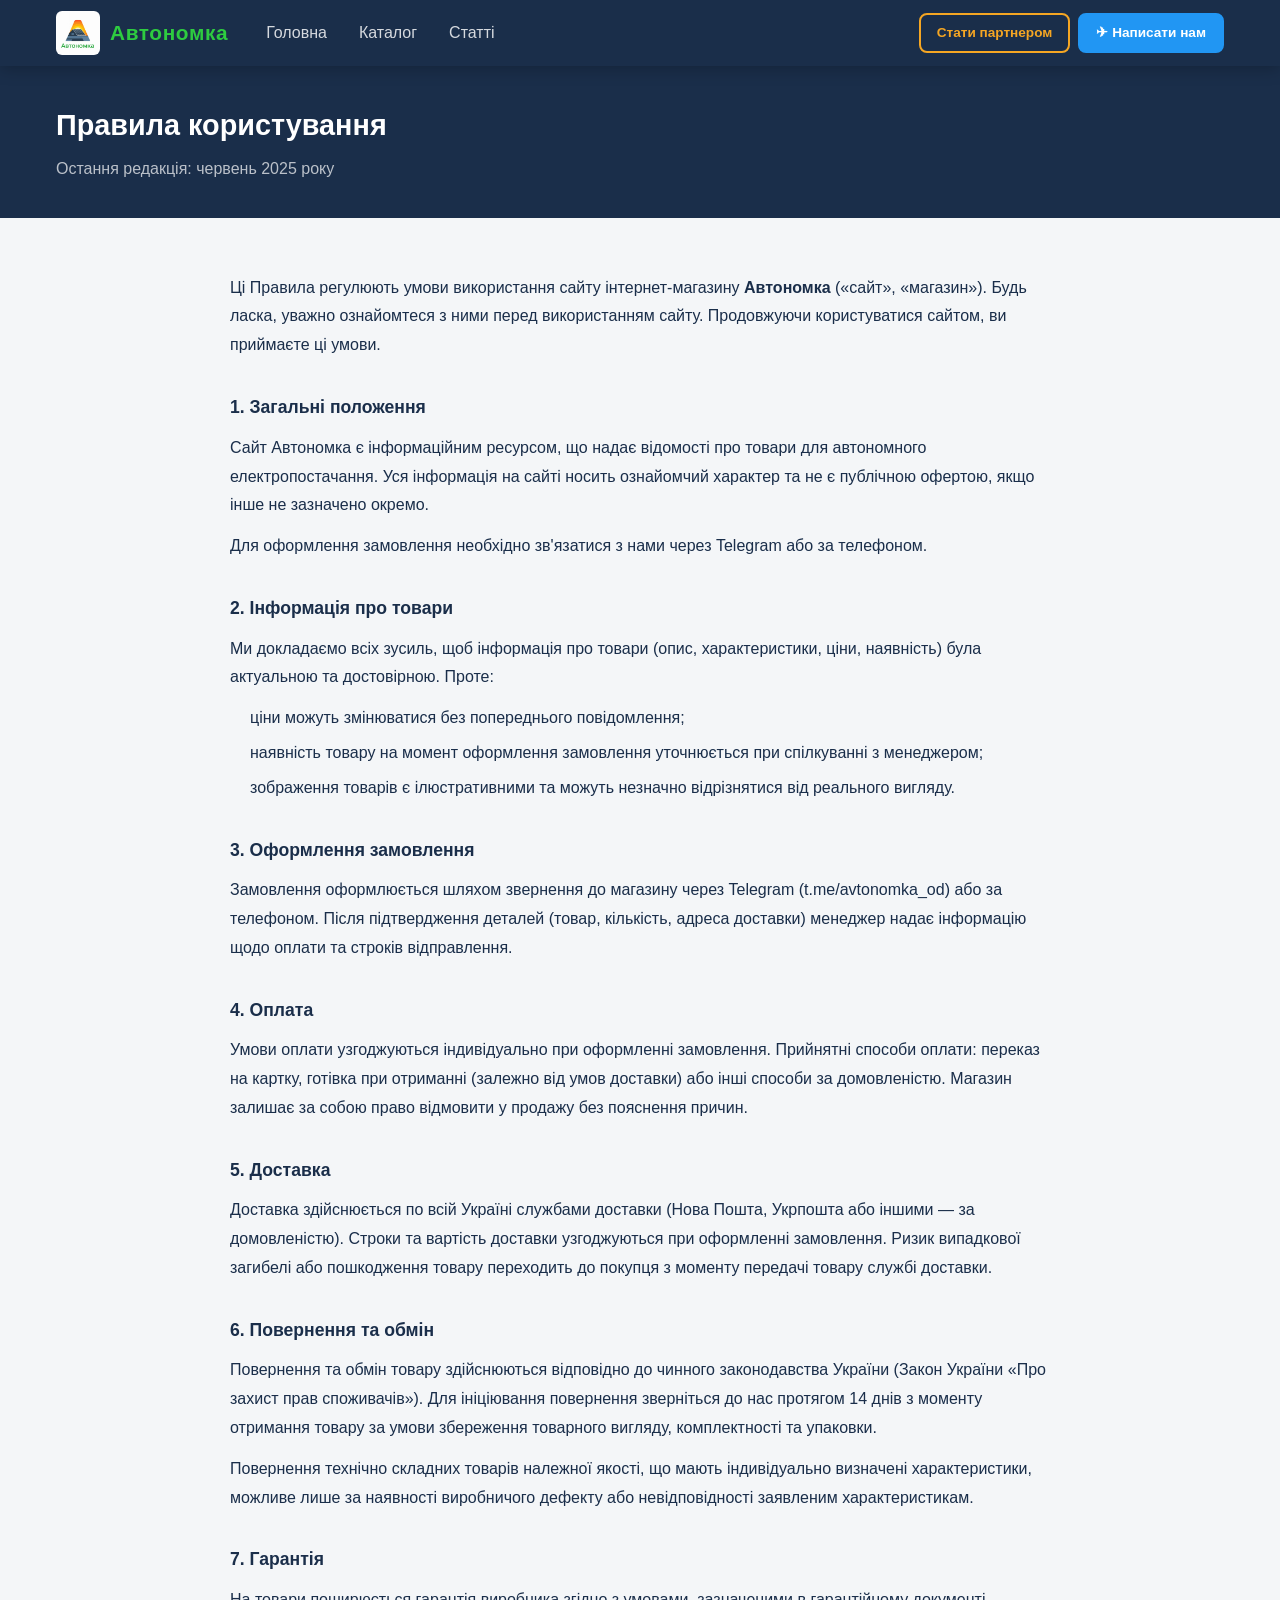
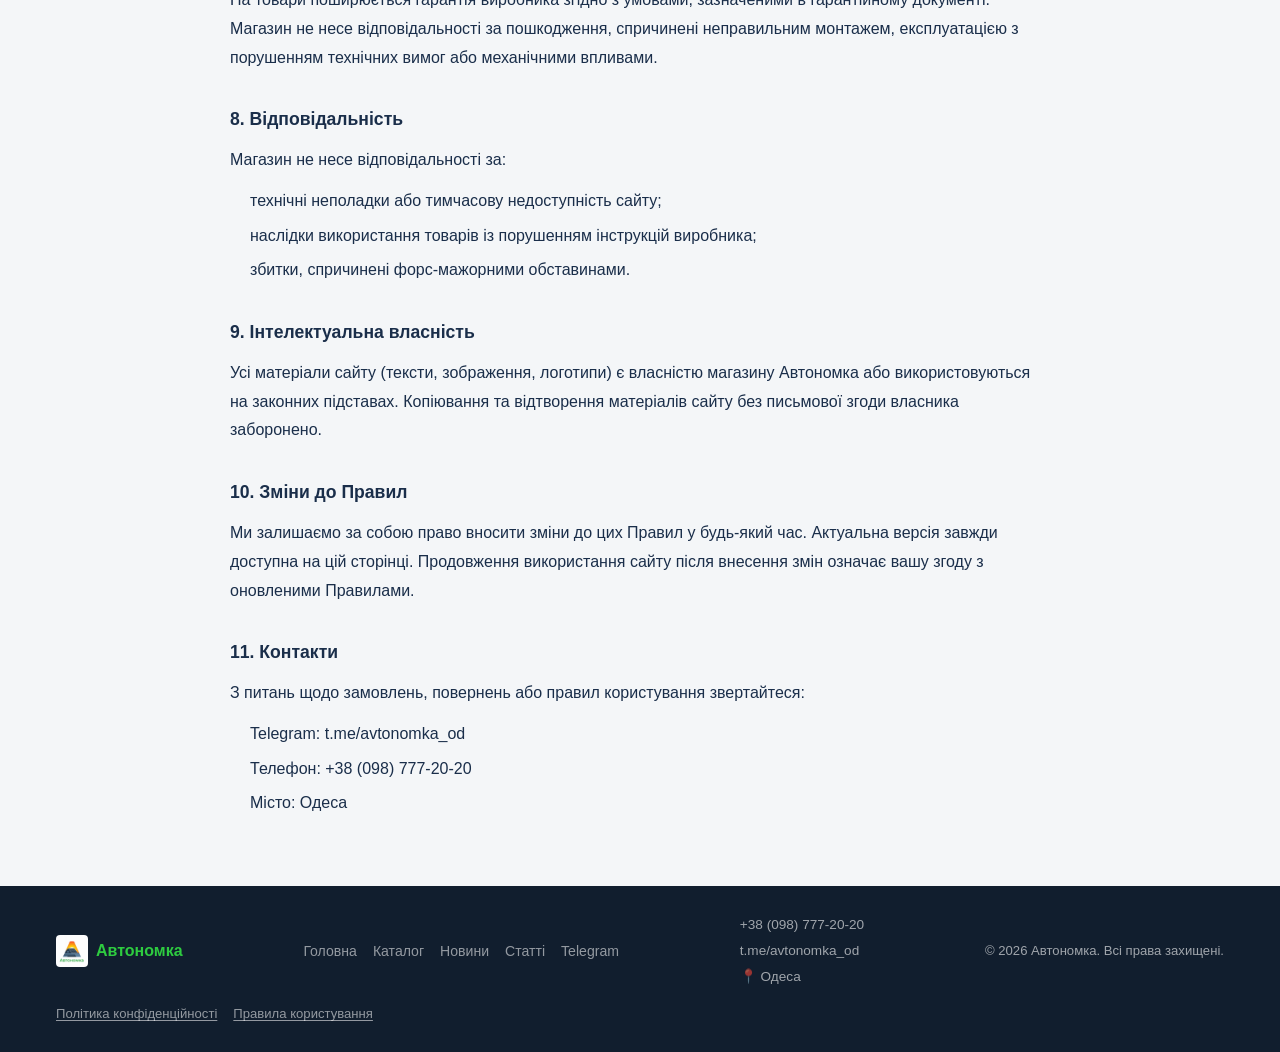
<file: terms.html>
<!DOCTYPE html>
<html lang="uk">
<head>
  <meta charset="UTF-8">
  <meta name="viewport" content="width=device-width, initial-scale=1.0">
  <title>Правила користування — Автономка</title>
  <meta name="description" content="Правила користування сайтом та умови замовлення товарів у магазині Автономка.">
  <link rel="icon" href="assets/images/logo.jpg" type="image/jpeg">
  <link rel="stylesheet" href="assets/css/style.css">
</head>
<body>

  <!-- ======= HEADER ======= -->
  <header class="site-header">
    <div class="container">
      <div class="header-inner">
        <a href="index.html" class="logo-link">
          <img src="assets/images/logo.jpg" alt="Автономка" class="logo-img">
          <span class="logo-text">Автономка</span>
        </a>
        <nav class="main-nav" id="main-nav" aria-label="Головне меню">
          <ul>
            <li><a href="index.html">Головна</a></li>
            <li><a href="catalog.html">Каталог</a></li>
            <li><a href="articles.html">Статті</a></li>
          </ul>
        </nav>
        <div class="header-actions">
          <a href="https://docs.google.com/forms/d/1GIJ4S0ifI_dvxS78DsIpBGBcdqp8S3RqWelt7jcSD84/viewform" target="_blank" rel="noopener" class="btn btn-partner btn-sm">Стати партнером</a>
          <a href="https://t.me/avtonomka_od" target="_blank" rel="noopener" class="btn btn-tg btn-sm">
            ✈ Написати нам
          </a>
        </div>
        <button class="burger" id="burger" aria-label="Відкрити меню" aria-expanded="false" aria-controls="main-nav">
          <span></span><span></span><span></span>
        </button>
      </div>
    </div>
  </header>

  <!-- PAGE HEADER -->
  <div class="page-header">
    <div class="container">
      <h1>Правила користування</h1>
      <p>Остання редакція: червень 2025 року</p>
    </div>
  </div>

  <main>
    <section class="section">
      <div class="container">
        <div class="legal-content">

          <p>Ці Правила регулюють умови використання сайту інтернет-магазину <strong>Автономка</strong> («сайт», «магазин»). Будь ласка, уважно ознайомтеся з ними перед використанням сайту. Продовжуючи користуватися сайтом, ви приймаєте ці умови.</p>

          <h2>1. Загальні положення</h2>
          <p>Сайт Автономка є інформаційним ресурсом, що надає відомості про товари для автономного електропостачання. Уся інформація на сайті носить ознайомчий характер та не є публічною офертою, якщо інше не зазначено окремо.</p>
          <p>Для оформлення замовлення необхідно зв'язатися з нами через Telegram або за телефоном.</p>

          <h2>2. Інформація про товари</h2>
          <p>Ми докладаємо всіх зусиль, щоб інформація про товари (опис, характеристики, ціни, наявність) була актуальною та достовірною. Проте:</p>
          <ul>
            <li>ціни можуть змінюватися без попереднього повідомлення;</li>
            <li>наявність товару на момент оформлення замовлення уточнюється при спілкуванні з менеджером;</li>
            <li>зображення товарів є ілюстративними та можуть незначно відрізнятися від реального вигляду.</li>
          </ul>

          <h2>3. Оформлення замовлення</h2>
          <p>Замовлення оформлюється шляхом звернення до магазину через Telegram (<a href="https://t.me/avtonomka_od" target="_blank" rel="noopener">t.me/avtonomka_od</a>) або за телефоном. Після підтвердження деталей (товар, кількість, адреса доставки) менеджер надає інформацію щодо оплати та строків відправлення.</p>

          <h2>4. Оплата</h2>
          <p>Умови оплати узгоджуються індивідуально при оформленні замовлення. Прийнятні способи оплати: переказ на картку, готівка при отриманні (залежно від умов доставки) або інші способи за домовленістю. Магазин залишає за собою право відмовити у продажу без пояснення причин.</p>

          <h2>5. Доставка</h2>
          <p>Доставка здійснюється по всій Україні службами доставки (Нова Пошта, Укрпошта або іншими — за домовленістю). Строки та вартість доставки узгоджуються при оформленні замовлення. Ризик випадкової загибелі або пошкодження товару переходить до покупця з моменту передачі товару службі доставки.</p>

          <h2>6. Повернення та обмін</h2>
          <p>Повернення та обмін товару здійснюються відповідно до чинного законодавства України (Закон України «Про захист прав споживачів»). Для ініціювання повернення зверніться до нас протягом 14 днів з моменту отримання товару за умови збереження товарного вигляду, комплектності та упаковки.</p>
          <p>Повернення технічно складних товарів належної якості, що мають індивідуально визначені характеристики, можливе лише за наявності виробничого дефекту або невідповідності заявленим характеристикам.</p>

          <h2>7. Гарантія</h2>
          <p>На товари поширюється гарантія виробника згідно з умовами, зазначеними в гарантійному документі. Магазин не несе відповідальності за пошкодження, спричинені неправильним монтажем, експлуатацією з порушенням технічних вимог або механічними впливами.</p>

          <h2>8. Відповідальність</h2>
          <p>Магазин не несе відповідальності за:</p>
          <ul>
            <li>технічні неполадки або тимчасову недоступність сайту;</li>
            <li>наслідки використання товарів із порушенням інструкцій виробника;</li>
            <li>збитки, спричинені форс-мажорними обставинами.</li>
          </ul>

          <h2>9. Інтелектуальна власність</h2>
          <p>Усі матеріали сайту (тексти, зображення, логотипи) є власністю магазину Автономка або використовуються на законних підставах. Копіювання та відтворення матеріалів сайту без письмової згоди власника заборонено.</p>

          <h2>10. Зміни до Правил</h2>
          <p>Ми залишаємо за собою право вносити зміни до цих Правил у будь-який час. Актуальна версія завжди доступна на цій сторінці. Продовження використання сайту після внесення змін означає вашу згоду з оновленими Правилами.</p>

          <h2>11. Контакти</h2>
          <p>З питань щодо замовлень, повернень або правил користування звертайтеся:</p>
          <ul>
            <li>Telegram: <a href="https://t.me/avtonomka_od" target="_blank" rel="noopener">t.me/avtonomka_od</a></li>
            <li>Телефон: <a href="tel:+380987772020">+38 (098) 777-20-20</a></li>
            <li>Місто: Одеса</li>
          </ul>

        </div>
      </div>
    </section>
  </main>

  <!-- ======= FOOTER ======= -->
  <footer class="site-footer">
    <div class="container">
      <div class="footer-inner">
        <div class="footer-logo">
          <img src="assets/images/logo.jpg" alt="Автономка" style="height:32px;width:32px;object-fit:contain;border-radius:4px">
          <span class="footer-logo-text">Автономка</span>
        </div>
        <nav class="footer-links" aria-label="Нижня навігація">
          <a href="index.html">Головна</a>
          <a href="catalog.html">Каталог</a>
          <a href="blog.html">Новини</a>
          <a href="articles.html">Статті</a>
          <a href="https://t.me/avtonomka_od" target="_blank" rel="noopener">Telegram</a>
        </nav>
        <div class="footer-contacts">
          <a href="tel:+380987772020">+38 (098) 777-20-20</a>
          <a href="https://t.me/avtonomka_od" target="_blank" rel="noopener">t.me/avtonomka_od</a>
          <span>📍 Одеса</span>
        </div>
        <p class="footer-copy">&copy; 2026 Автономка. Всі права захищені.</p>
        <div class="footer-legal">
          <a href="privacy.html">Політика конфіденційності</a>
          <a href="terms.html">Правила користування</a>
        </div>
      </div>
    </div>
  </footer>

  <script src="assets/js/main.js"></script>
</body>
</html>
</file>
<file: assets/css/style.css>
/* ============================================================
   Автономка — style.css
   ============================================================ */

/* ---------- CSS Variables ---------- */
:root {
  --color-dark:    #1a2e4a;
  --color-orange:  #f5a623;
  --color-green:   #2ecc40;
  --color-grey:    #f4f6f8;
  --color-white:   #ffffff;
  --color-text:    #222831;
  --color-muted:   #6c757d;
  --color-border:  #e0e6ed;
  --radius:        8px;
  --radius-lg:     12px;
  --shadow:        0 2px 12px rgba(26,46,74,.10);
  --shadow-hover:  0 6px 24px rgba(26,46,74,.18);
  --transition:    .22s ease;
  --font:          'Segoe UI', Arial, sans-serif;
  --max-w:         1200px;
}

/* ---------- Reset ---------- */
*, *::before, *::after { box-sizing: border-box; margin: 0; padding: 0; }
html { scroll-behavior: smooth; }
body {
  font-family: var(--font);
  background: var(--color-grey);
  color: var(--color-text);
  line-height: 1.6;
  min-height: 100vh;
  display: flex;
  flex-direction: column;
}
img { max-width: 100%; display: block; }
a { color: inherit; text-decoration: none; }
ul { list-style: none; }
button { cursor: pointer; font-family: var(--font); }
main { flex: 1; }

/* ---------- Utility ---------- */
.container {
  width: 100%;
  max-width: var(--max-w);
  margin: 0 auto;
  padding: 0 16px;
}
.section { padding: 56px 0; }
.section-title {
  font-size: 1.75rem;
  font-weight: 700;
  color: var(--color-dark);
  margin-bottom: 32px;
  position: relative;
}
.section-title::after {
  content: '';
  display: block;
  width: 48px;
  height: 4px;
  background: var(--color-orange);
  border-radius: 2px;
  margin-top: 8px;
}
.badge {
  display: inline-block;
  padding: 3px 10px;
  border-radius: 20px;
  font-size: .78rem;
  font-weight: 600;
  text-transform: uppercase;
  letter-spacing: .04em;
}
.badge-green  { background: rgba(46,204,64,.15); color: #17a126; }
.badge-orange { background: rgba(245,166,35,.15); color: #c07d00; }
.badge-grey   { background: var(--color-border);  color: var(--color-muted); }
.price-tag {
  color: var(--color-green);
  font-weight: 700;
  font-size: 1.15rem;
}
.text-muted { color: var(--color-muted); font-size: .88rem; }
.hidden { display: none !important; }

/* ---------- Buttons ---------- */
.btn {
  display: inline-flex;
  align-items: center;
  gap: 8px;
  padding: 11px 22px;
  border-radius: var(--radius);
  font-size: .95rem;
  font-weight: 600;
  border: 2px solid transparent;
  transition: background var(--transition), color var(--transition), border-color var(--transition), transform var(--transition);
  white-space: nowrap;
}
.btn:active { transform: scale(.97); }
.btn-primary {
  background: var(--color-orange);
  color: var(--color-dark);
  border-color: var(--color-orange);
}
.btn-primary:hover { background: #e0921a; border-color: #e0921a; }
.btn-outline {
  background: transparent;
  color: var(--color-dark);
  border-color: var(--color-dark);
}
.btn-outline:hover { background: var(--color-dark); color: var(--color-white); }
.btn-outline-light {
  background: transparent;
  color: var(--color-white);
  border-color: rgba(255,255,255,.6);
}
.btn-outline-light:hover { background: rgba(255,255,255,.12); }
.btn-tg {
  background: #2196f3;
  color: var(--color-white);
  border-color: #2196f3;
}
.btn-tg:hover { background: #1565c0; border-color: #1565c0; }
.btn-partner {
  background: transparent;
  color: var(--color-orange);
  border-color: var(--color-orange);
}
.btn-partner:hover { background: var(--color-orange); color: var(--color-dark); }
.btn-sm { padding: 7px 16px; font-size: .85rem; }
.btn-block { width: 100%; justify-content: center; }

/* ---------- Header ---------- */
.site-header {
  background: var(--color-dark);
  position: sticky;
  top: 0;
  z-index: 100;
  box-shadow: 0 2px 16px rgba(0,0,0,.25);
}
.header-inner {
  display: flex;
  align-items: center;
  gap: 24px;
  height: 66px;
}
.logo-link {
  display: flex;
  align-items: center;
  gap: 10px;
  flex-shrink: 0;
}
.logo-img {
  height: 44px;
  width: 44px;
  object-fit: contain;
  border-radius: 6px;
}
.logo-text {
  font-size: 1.3rem;
  font-weight: 800;
  color: var(--color-green);
  letter-spacing: .03em;
}
.main-nav { flex: 1; }
.main-nav ul {
  display: flex;
  gap: 4px;
}
.main-nav a {
  color: rgba(255,255,255,.82);
  padding: 8px 14px;
  border-radius: var(--radius);
  font-weight: 500;
  transition: color var(--transition), background var(--transition);
}
.main-nav a:hover,
.main-nav a.active {
  color: var(--color-white);
  background: rgba(255,255,255,.10);
}
.header-actions { flex-shrink: 0; display: flex; gap: 8px; align-items: center; }

/* Burger */
.burger {
  display: none;
  flex-direction: column;
  gap: 5px;
  background: none;
  border: none;
  padding: 8px;
  margin-left: auto;
}
.burger span {
  display: block;
  width: 24px;
  height: 2px;
  background: var(--color-white);
  border-radius: 2px;
  transition: transform var(--transition), opacity var(--transition);
}
.burger.open span:nth-child(1) { transform: translateY(7px) rotate(45deg); }
.burger.open span:nth-child(2) { opacity: 0; }
.burger.open span:nth-child(3) { transform: translateY(-7px) rotate(-45deg); }

/* ---------- Hero ---------- */
.hero {
  background: var(--color-dark);
  color: var(--color-white);
  padding: 22px 0 18px;
  overflow: hidden;
}
.hero-inner {
  display: flex;
  align-items: center;
  gap: 24px;
}
.hero-content { flex: 1; }
.hero-eyebrow {
  display: inline-block;
  background: rgba(245,166,35,.18);
  color: var(--color-orange);
  font-size: .78rem;
  font-weight: 700;
  letter-spacing: .08em;
  text-transform: uppercase;
  padding: 4px 12px;
  border-radius: 20px;
  margin-bottom: 12px;
}
.hero h1 {
  font-size: clamp(1.45rem, 3vw, 2.1rem);
  font-weight: 800;
  line-height: 1.2;
  margin-bottom: 12px;
}
.hero h1 span { color: var(--color-orange); }
.hero-sub {
  font-size: .97rem;
  color: rgba(255,255,255,.78);
  margin-bottom: 22px;
  max-width: 420px;
}
.hero-actions { display: flex; gap: 12px; flex-wrap: wrap; }
.hero-mascot {
  flex-shrink: 0;
  width: 150px;
  display: flex;
  align-items: center;
  justify-content: center;
}
.hero-mascot img {
  width: 100%;
  max-width: 220px;
  filter: drop-shadow(0 8px 32px rgba(0,0,0,.35));
  animation: float 4s ease-in-out infinite;
}
@keyframes float {
  0%, 100% { transform: translateY(0); }
  50%       { transform: translateY(-14px); }
}

/* ---------- Home split (categories + tg feed) ---------- */
.home-split {
  display: grid;
  grid-template-columns: 1fr 1fr;
  gap: 48px;
  align-items: start;
}

/* Category cards */
.cat-grid {
  display: grid;
  grid-template-columns: 1fr 1fr;
  gap: 12px;
}
.cat-card {
  display: flex;
  flex-direction: column;
  background: var(--color-white);
  border-radius: var(--radius-lg);
  overflow: hidden;
  box-shadow: var(--shadow);
  border: 2px solid transparent;
  text-decoration: none;
  transition: box-shadow var(--transition), transform var(--transition), border-color var(--transition);
}
.cat-card:hover {
  box-shadow: var(--shadow-hover);
  transform: translateY(-4px);
  border-color: var(--color-orange);
}
.cat-card__img-wrap {
  width: 100%;
  background: #f5f6f8;
}
.cat-card__img {
  width: 100%;
  height: 210px;
  object-fit: contain;
  display: block;
  transition: transform .35s ease;
}
.cat-card:hover .cat-card__img { transform: scale(1.04); }
.cat-card__overlay {
  padding: 10px 12px 12px;
  background: var(--color-white);
  border-top: 1px solid var(--color-border);
}
.cat-card__name {
  font-size: .88rem;
  font-weight: 700;
  line-height: 1.3;
  color: var(--color-dark);
}
.cat-card__count {
  font-size: .76rem;
  color: var(--color-muted);
  margin-top: 3px;
}
.cat-card:last-child:nth-child(odd) { grid-column: span 2; }

/* Telegram feed — офіційний embed зі скролом */
.tg-feed {
  width: 100%;
  height: 680px;
  overflow-y: auto;
  scrollbar-width: thin;
  scrollbar-color: #c4cdd8 transparent;
}
.tg-feed::-webkit-scrollbar { width: 5px; }
.tg-feed::-webkit-scrollbar-track { background: transparent; }
.tg-feed::-webkit-scrollbar-thumb { background: #c4cdd8; border-radius: 4px; }
.tg-feed iframe {
  width: 100% !important;
  border-radius: 12px;
  display: block;
}

/* ---------- Product grid ---------- */
.products-grid {
  display: grid;
  grid-template-columns: repeat(3, 1fr);
  gap: 24px;
}

/* ---------- Product card ---------- */
.product-card {
  background: var(--color-white);
  border-radius: var(--radius-lg);
  box-shadow: var(--shadow);
  overflow: hidden;
  display: flex;
  flex-direction: column;
  border: 2px solid transparent;
  transition: box-shadow var(--transition), transform var(--transition), border-color var(--transition);
  position: relative;
}
.product-card:hover {
  box-shadow: var(--shadow-hover);
  transform: translateY(-5px);
  border-color: var(--color-orange);
}

/* Image area */
.product-card__img-wrap {
  position: relative;
  aspect-ratio: 1 / 1;
  overflow: hidden;
  background: var(--color-grey);
  border-bottom: 1px solid var(--color-border);
}
.product-card__img-wrap img {
  width: 100%;
  height: 100%;
  object-fit: contain;
  padding: 12px;
  transition: transform .45s ease;
}
.product-card:hover .product-card__img-wrap img { transform: scale(1.07); }

/* Gradient overlay at bottom of image */
.product-card__img-wrap::after {
  content: '';
  position: absolute;
  bottom: 0; left: 0; right: 0;
  height: 40%;
  background: linear-gradient(to top, rgba(244,246,248,.7), transparent);
  pointer-events: none;
}

.product-card__availability {
  position: absolute;
  top: 10px;
  left: 10px;
  z-index: 1;
}

/* Body */
.product-card__body {
  padding: 16px 18px 12px;
  flex: 1;
  display: flex;
  flex-direction: column;
  gap: 8px;
}

.product-card__category {
  font-size: .72rem;
  font-weight: 700;
  color: var(--color-orange);
  text-transform: uppercase;
  letter-spacing: .06em;
}

.product-card__title {
  font-size: .97rem;
  font-weight: 600;
  color: var(--color-dark);
  line-height: 1.45;
  display: -webkit-box;
  -webkit-line-clamp: 3;
  -webkit-box-orient: vertical;
  overflow: hidden;
  flex: 1;
}

.product-card__price-row {
  display: flex;
  align-items: baseline;
  gap: 8px;
  margin-top: 4px;
  padding-top: 10px;
  border-top: 1px solid var(--color-border);
}

.product-card__price {
  font-size: 1.2rem;
  font-weight: 800;
  color: var(--color-green);
  letter-spacing: -.01em;
}

.product-card__sku {
  font-size: .72rem;
  color: var(--color-muted);
  margin-left: auto;
}

/* Footer / CTA */
.product-card__footer {
  padding: 0 18px 18px;
}

.product-card__footer .btn {
  border-radius: var(--radius);
  font-size: .88rem;
  padding: 10px 16px;
  background: var(--color-dark);
  color: var(--color-white);
  border-color: var(--color-dark);
  transition: background var(--transition), border-color var(--transition), transform .15s;
}
.product-card__footer .btn:hover {
  background: var(--color-orange);
  border-color: var(--color-orange);
  color: var(--color-dark);
}
.product-card__footer .btn:active { transform: scale(.97); }

/* ---------- Why us ---------- */
.why-grid {
  display: grid;
  grid-template-columns: repeat(3, 1fr);
  gap: 24px;
}
.why-card {
  background: var(--color-white);
  border-radius: var(--radius-lg);
  padding: 32px 24px;
  box-shadow: var(--shadow);
  text-align: center;
}
.why-card__icon {
  width: 120px;
  height: 120px;
  margin: 0 auto 16px;
  display: flex;
  align-items: center;
  justify-content: center;
}
.why-card__icon img {
  width: 100%;
  height: 100%;
  object-fit: contain;
}
.why-card h3 {
  font-size: 1.1rem;
  font-weight: 700;
  color: var(--color-dark);
  margin-bottom: 10px;
}
.why-card p { color: var(--color-muted); font-size: .92rem; }

/* ---------- News cards ---------- */
.blog-grid {
  display: grid;
  grid-template-columns: repeat(2, 1fr);
  gap: 24px;
}
.blog-card {
  background: var(--color-white);
  border-radius: var(--radius-lg);
  box-shadow: var(--shadow);
  overflow: hidden;
  display: flex;
  flex-direction: column;
  transition: box-shadow var(--transition), transform var(--transition);
}
.blog-card:hover { box-shadow: var(--shadow-hover); transform: translateY(-3px); }
.blog-card__img {
  overflow: hidden;
  background: var(--color-grey);
}
.blog-card__img img {
  width: 100%;
  height: auto;
  display: block;
  transition: transform .4s ease;
}
.blog-card:hover .blog-card__img img { transform: scale(1.05); }
.blog-card__body {
  padding: 20px;
  flex: 1;
  display: flex;
  flex-direction: column;
  gap: 10px;
}
.blog-card__date { font-size: .8rem; color: var(--color-muted); }
.blog-card__text { font-size: .93rem; line-height: 1.55; flex: 1; }
.blog-card__link {
  color: var(--color-orange);
  font-weight: 600;
  font-size: .88rem;
  transition: color var(--transition);
}
.blog-card__link:hover { color: #c07d00; }

/* ---------- Contacts section ---------- */
.contacts-section {
  background: var(--color-dark);
  color: var(--color-white);
}
.contacts-inner {
  display: flex;
  align-items: center;
  gap: 48px;
}
.contacts-content { flex: 1; }
.contacts-section .section-title { color: var(--color-white); }
.contacts-section .section-title::after { background: var(--color-orange); }
.contacts-info {
  display: flex;
  flex-direction: column;
  gap: 12px;
  margin-bottom: 24px;
}
.contacts-info a {
  color: var(--color-orange);
  font-weight: 600;
  transition: color var(--transition);
}
.contacts-info a:hover { color: #ffc555; }
.contacts-mascot {
  flex-shrink: 0;
  width: 200px;
  opacity: .92;
}
.contacts-mascot img { width: 100%; }

/* ---------- Footer ---------- */
.site-footer {
  background: #111e2e;
  color: rgba(255,255,255,.6);
  padding: 28px 0;
}
.footer-inner {
  display: flex;
  align-items: center;
  justify-content: space-between;
  gap: 16px;
  flex-wrap: wrap;
}
.footer-logo { display: flex; align-items: center; gap: 8px; }
.footer-logo-text { color: var(--color-green); font-weight: 700; }
.footer-links { display: flex; gap: 16px; }
.footer-links a {
  color: rgba(255,255,255,.55);
  font-size: .88rem;
  transition: color var(--transition);
}
.footer-links a:hover { color: var(--color-white); }
/* ---------- Specs table ---------- */
.specs-table {
  width: 100%;
  border-collapse: collapse;
  margin-top: 20px;
  font-size: .9rem;
}
.specs-table td {
  padding: 8px 12px;
  border: 1px solid var(--color-border);
  vertical-align: top;
}
.specs-table tr:nth-child(even) td { background: var(--color-grey); }
.specs-table td.specs-section {
  background: #e8edf3 !important;
  font-weight: 600;
  color: var(--color-dark);
}

/* ---------- Footer contacts ---------- */
.footer-contacts {
  display: flex;
  flex-direction: column;
  gap: 4px;
}
.footer-contacts a,
.footer-contacts span {
  color: rgba(255,255,255,.6);
  font-size: .85rem;
  transition: color var(--transition);
}
.footer-contacts a:hover { color: var(--color-white); }
.footer-copy { font-size: .82rem; }
.footer-legal {
  display: flex;
  gap: 16px;
  flex-wrap: wrap;
  font-size: .82rem;
}
.footer-legal a {
  color: rgba(255,255,255,.55);
  text-decoration: underline;
  text-underline-offset: 2px;
  transition: color var(--transition);
}
.footer-legal a:hover { color: var(--color-white); }

/* ---------- Legal pages ---------- */
.legal-content {
  max-width: 820px;
  margin: 0 auto;
  line-height: 1.8;
  color: var(--color-dark);
}
.legal-content h2 {
  font-size: 1.1rem;
  font-weight: 700;
  margin: 32px 0 10px;
  color: var(--color-dark);
}
.legal-content p { margin-bottom: 12px; }
.legal-content ul {
  margin: 0 0 12px 20px;
  padding: 0;
}
.legal-content ul li { margin-bottom: 6px; }
.legal-content a { color: var(--color-primary); }
.legal-content a:hover { text-decoration: underline; }

/* ---------- Catalog page ---------- */
.catalog-layout {
  display: grid;
  grid-template-columns: 260px 1fr;
  gap: 32px;
  align-items: start;
}
.filters-panel {
  background: var(--color-white);
  border-radius: var(--radius-lg);
  padding: 24px;
  box-shadow: var(--shadow);
  position: sticky;
  top: 82px;
}
.filters-panel h2 {
  font-size: 1rem;
  font-weight: 700;
  color: var(--color-dark);
  margin-bottom: 20px;
  padding-bottom: 12px;
  border-bottom: 2px solid var(--color-border);
}
.filter-group { margin-bottom: 22px; }
.filter-group label {
  display: block;
  font-size: .83rem;
  font-weight: 600;
  color: var(--color-muted);
  text-transform: uppercase;
  letter-spacing: .05em;
  margin-bottom: 8px;
}
.filter-input {
  width: 100%;
  padding: 9px 12px;
  border: 2px solid var(--color-border);
  border-radius: var(--radius);
  font-size: .92rem;
  font-family: var(--font);
  color: var(--color-text);
  background: var(--color-white);
  transition: border-color var(--transition);
  outline: none;
}
.filter-input:focus { border-color: var(--color-orange); }
.filter-select {
  width: 100%;
  padding: 9px 12px;
  border: 2px solid var(--color-border);
  border-radius: var(--radius);
  font-size: .92rem;
  font-family: var(--font);
  color: var(--color-text);
  background: var(--color-white);
  transition: border-color var(--transition);
  outline: none;
  -webkit-appearance: none;
  appearance: none;
  background-image: url("data:image/svg+xml,%3Csvg xmlns='http://www.w3.org/2000/svg' width='12' height='7'%3E%3Cpath d='M1 1l5 5 5-5' stroke='%236c757d' stroke-width='1.5' fill='none' stroke-linecap='round'/%3E%3C/svg%3E");
  background-repeat: no-repeat;
  background-position: right 12px center;
  padding-right: 36px;
}
.filter-select:focus { border-color: var(--color-orange); }
.filter-radio-group { display: flex; flex-direction: column; gap: 8px; }
.filter-radio {
  display: flex;
  align-items: center;
  gap: 8px;
  cursor: pointer;
  font-size: .92rem;
}
.filter-radio input { accent-color: var(--color-orange); width: 16px; height: 16px; cursor: pointer; }
.btn-reset {
  width: 100%;
  background: none;
  border: 2px solid var(--color-border);
  border-radius: var(--radius);
  padding: 9px;
  font-size: .88rem;
  color: var(--color-muted);
  transition: border-color var(--transition), color var(--transition);
}
.btn-reset:hover { border-color: var(--color-orange); color: var(--color-orange); }

.catalog-main-header {
  display: flex;
  align-items: center;
  justify-content: space-between;
  margin-bottom: 20px;
  flex-wrap: wrap;
  gap: 12px;
}
.catalog-counter { font-size: .9rem; color: var(--color-muted); }
.catalog-sort { display: flex; align-items: center; gap: 10px; }
.catalog-sort label { font-size: .85rem; color: var(--color-muted); white-space: nowrap; }
.sort-select {
  padding: 7px 32px 7px 12px;
  border: 2px solid var(--color-border);
  border-radius: var(--radius);
  font-size: .88rem;
  font-family: var(--font);
  outline: none;
  -webkit-appearance: none;
  appearance: none;
  background-image: url("data:image/svg+xml,%3Csvg xmlns='http://www.w3.org/2000/svg' width='12' height='7'%3E%3Cpath d='M1 1l5 5 5-5' stroke='%236c757d' stroke-width='1.5' fill='none' stroke-linecap='round'/%3E%3C/svg%3E");
  background-repeat: no-repeat;
  background-position: right 10px center;
  background-color: var(--color-white);
  cursor: pointer;
  transition: border-color var(--transition);
}
.sort-select:focus { border-color: var(--color-orange); }

/* Pagination */
.pagination {
  display: flex;
  justify-content: center;
  align-items: center;
  gap: 6px;
  margin-top: 40px;
  flex-wrap: wrap;
}
.page-btn {
  min-width: 38px;
  height: 38px;
  padding: 0 10px;
  border-radius: var(--radius);
  border: 2px solid var(--color-border);
  background: var(--color-white);
  font-size: .9rem;
  font-weight: 500;
  color: var(--color-dark);
  transition: background var(--transition), border-color var(--transition), color var(--transition);
}
.page-btn:hover:not(:disabled) { border-color: var(--color-orange); color: var(--color-orange); }
.page-btn.active { background: var(--color-orange); border-color: var(--color-orange); color: var(--color-dark); font-weight: 700; }
.page-btn:disabled { opacity: .4; cursor: not-allowed; }

/* ---------- Product page ---------- */
.product-page { padding: 32px 0 72px; }

.breadcrumb {
  display: flex;
  align-items: center;
  gap: 6px;
  flex-wrap: wrap;
  font-size: .83rem;
  color: var(--color-muted);
  margin-bottom: 28px;
  background: var(--color-white);
  padding: 10px 16px;
  border-radius: var(--radius);
  box-shadow: var(--shadow);
}
.breadcrumb a { color: var(--color-orange); font-weight: 500; transition: color var(--transition); }
.breadcrumb a:hover { color: #c07d00; }
.breadcrumb-sep { color: var(--color-border); }

.product-layout {
  display: grid;
  grid-template-columns: 1fr 1fr;
  gap: 40px;
  align-items: start;
}

/* --- Gallery --- */
.product-gallery { position: sticky; top: 82px; }

.gallery-main {
  background: var(--color-white);
  border-radius: var(--radius-lg);
  overflow: hidden;
  box-shadow: var(--shadow);
  border: 2px solid var(--color-border);
  margin-bottom: 12px;
  aspect-ratio: 1;
  display: flex;
  align-items: center;
  justify-content: center;
  cursor: zoom-in;
}
.gallery-main img {
  width: 100%;
  height: 100%;
  object-fit: contain;
  padding: 16px;
  transition: opacity .25s, transform .35s;
}
.gallery-main:hover img { transform: scale(1.04); }

.gallery-thumbs {
  display: flex;
  gap: 10px;
  flex-wrap: wrap;
}
.gallery-thumb {
  width: 72px;
  height: 72px;
  border-radius: var(--radius);
  border: 2px solid var(--color-border);
  overflow: hidden;
  cursor: pointer;
  background: var(--color-white);
  transition: border-color var(--transition), transform .2s;
  flex-shrink: 0;
}
.gallery-thumb:hover { transform: scale(1.05); }
.gallery-thumb.active { border-color: var(--color-orange); box-shadow: 0 0 0 2px rgba(245,166,35,.25); }
.gallery-thumb img { width: 100%; height: 100%; object-fit: contain; padding: 4px; }

/* --- Product info panel --- */
.product-info {
  display: flex;
  flex-direction: column;
  gap: 0;
  background: var(--color-white);
  border-radius: var(--radius-lg);
  box-shadow: var(--shadow);
  overflow: hidden;
}

.product-info__header {
  padding: 28px 28px 20px;
  border-bottom: 1px solid var(--color-border);
}

.product-info__badges {
  display: flex;
  gap: 8px;
  flex-wrap: wrap;
  margin-bottom: 14px;
}

.product-title {
  font-size: clamp(1.15rem, 2.2vw, 1.55rem);
  font-weight: 800;
  color: var(--color-dark);
  line-height: 1.3;
}

.product-info__price-block {
  padding: 20px 28px;
  background: linear-gradient(135deg, rgba(46,204,64,.06) 0%, rgba(46,204,64,.02) 100%);
  border-bottom: 1px solid var(--color-border);
}
.product-price-row {
  display: flex;
  align-items: center;
  gap: 20px;
  flex-wrap: wrap;
}

.product-price-label {
  font-size: .78rem;
  font-weight: 600;
  color: var(--color-muted);
  text-transform: uppercase;
  letter-spacing: .06em;
  margin-bottom: 6px;
}
.product-price {
  font-size: 2.2rem;
  font-weight: 900;
  color: var(--color-green);
  letter-spacing: -.02em;
  line-height: 1;
}

.product-info__meta {
  padding: 18px 28px;
  border-bottom: 1px solid var(--color-border);
  display: flex;
  flex-direction: column;
  gap: 10px;
}
.product-meta-row {
  display: flex;
  align-items: baseline;
  gap: 8px;
  font-size: .88rem;
}
.product-meta-row__label {
  color: var(--color-muted);
  min-width: 90px;
  flex-shrink: 0;
}
.product-meta-row__value { color: var(--color-text); font-weight: 500; }

.product-info__desc {
  padding: 20px 28px;
  border-bottom: 1px solid var(--color-border);
}
.product-desc-title {
  font-size: .78rem;
  font-weight: 700;
  color: var(--color-muted);
  text-transform: uppercase;
  letter-spacing: .06em;
  margin-bottom: 10px;
}
.product-desc {
  font-size: .92rem;
  line-height: 1.75;
  color: #444;
  max-height: 200px;
  overflow-y: auto;
  white-space: pre-line;
}
.product-desc::-webkit-scrollbar { width: 4px; }
.product-desc::-webkit-scrollbar-track { background: var(--color-grey); border-radius: 2px; }
.product-desc::-webkit-scrollbar-thumb { background: var(--color-border); border-radius: 2px; }

.product-info__actions {
  padding: 24px 28px;
  display: flex;
  flex-direction: column;
  gap: 12px;
}
.product-price-row .btn-tg,
.product-info__actions .btn-tg {
  font-size: 1.05rem;
  padding: 15px 24px;
  border-radius: var(--radius);
  font-weight: 700;
  letter-spacing: .01em;
}
.product-info__actions .btn-outline {
  font-size: .9rem;
  padding: 11px 20px;
}
.btn-datasheet {
  background: #e8f4fd;
  color: #1565c0;
  border: 2px solid #90caf9;
  font-weight: 700;
  font-size: .95rem;
  padding: 10px 20px;
  border-radius: var(--radius);
  display: inline-flex;
  align-items: center;
  gap: 8px;
  transition: background var(--transition), border-color var(--transition), color var(--transition);
}
.btn-datasheet:hover {
  background: #bbdefb;
  border-color: #1565c0;
  color: #0d47a1;
}

/* ---------- Blog page ---------- */
.blog-page { padding: 40px 0 64px; }
.blog-grid-full {
  display: flex;
  flex-direction: column;
  gap: 24px;
  max-width: 680px;
  margin: 0 auto;
}

/* ---------- Telegram-style post ---------- */
.tg-post {
  background: var(--color-white);
  border-radius: var(--radius-lg);
  box-shadow: var(--shadow);
  overflow: hidden;
}
.tg-post__header {
  display: flex;
  align-items: center;
  gap: 12px;
  padding: 16px 20px 14px;
}
.tg-post__avatar {
  width: 42px;
  height: 42px;
  border-radius: 50%;
  object-fit: cover;
  flex-shrink: 0;
  border: 2px solid var(--color-grey);
}
.tg-post__meta {
  display: flex;
  flex-direction: column;
  gap: 2px;
}
.tg-post__channel {
  font-weight: 700;
  font-size: .95rem;
  color: var(--color-dark);
}
.tg-post__date {
  font-size: .78rem;
  color: var(--color-muted);
}
.tg-post__img {
  width: 100%;
  background: var(--color-grey);
}
.tg-post__img img {
  width: 100%;
  height: auto;
  display: block;
}
.tg-post__text {
  padding: 16px 20px;
  font-size: .95rem;
  line-height: 1.65;
  color: var(--color-text);
  white-space: pre-wrap;
  word-break: break-word;
}
.tg-post__footer {
  padding: 12px 20px 16px;
  border-top: 1px solid var(--color-border);
}
.tg-post__link {
  color: var(--color-orange);
  font-weight: 600;
  font-size: .88rem;
  transition: color var(--transition);
}
.tg-post__link:hover { color: #c07d00; }

/* ---------- Empty state ---------- */
.empty-state {
  display: flex;
  flex-direction: column;
  align-items: center;
  justify-content: center;
  gap: 16px;
  padding: 64px 24px;
  text-align: center;
}
.empty-state img { width: 160px; opacity: .85; }
.empty-state h3 { font-size: 1.2rem; color: var(--color-dark); }
.empty-state p { color: var(--color-muted); max-width: 380px; }

/* ---------- Error / Loading ---------- */
.loading-state {
  display: flex;
  align-items: center;
  justify-content: center;
  padding: 64px 24px;
  gap: 12px;
  color: var(--color-muted);
}
.spinner {
  width: 28px;
  height: 28px;
  border: 3px solid var(--color-border);
  border-top-color: var(--color-orange);
  border-radius: 50%;
  animation: spin .7s linear infinite;
}
@keyframes spin { to { transform: rotate(360deg); } }

/* ---------- 404 page ---------- */
.page-404 {
  display: flex;
  flex-direction: column;
  align-items: center;
  justify-content: center;
  min-height: 70vh;
  text-align: center;
  padding: 48px 24px;
  gap: 24px;
}
.page-404__stickers {
  display: flex;
  gap: 20px;
  justify-content: center;
  flex-wrap: wrap;
}
.page-404__stickers img { width: 120px; animation: float 4s ease-in-out infinite; }
.page-404__stickers img:nth-child(2) { animation-delay: -.8s; }
.page-404__stickers img:nth-child(3) { animation-delay: -1.6s; }
.page-404 h1 {
  font-size: clamp(3rem, 10vw, 6rem);
  font-weight: 900;
  color: var(--color-dark);
  opacity: .12;
  line-height: 1;
  margin: -8px 0;
}
.page-404 h2 { font-size: 1.5rem; font-weight: 700; color: var(--color-dark); }
.page-404 p { color: var(--color-muted); max-width: 400px; }

/* ---------- Page header ---------- */
.page-header {
  background: var(--color-dark);
  color: var(--color-white);
  padding: 36px 0;
  margin-bottom: 0;
}
.page-header h1 { font-size: 1.8rem; font-weight: 800; }
.page-header p { color: rgba(255,255,255,.7); margin-top: 8px; }

/* ---------- Articles page ---------- */
.articles-page { padding: 40px 0 72px; }

.articles-grid {
  display: grid;
  grid-template-columns: repeat(3, 1fr);
  gap: 24px;
}

.article-card {
  background: var(--color-white);
  border-radius: var(--radius-lg);
  box-shadow: var(--shadow);
  overflow: hidden;
  display: flex;
  flex-direction: column;
  border: 2px solid transparent;
  transition: box-shadow var(--transition), transform var(--transition), border-color var(--transition);
  cursor: pointer;
}
.article-card:hover,
.article-card:focus {
  box-shadow: var(--shadow-hover);
  transform: translateY(-4px);
  border-color: var(--color-orange);
  outline: none;
}
.article-card__img {
  overflow: hidden;
  background: var(--color-white);
}
.article-card__img--placeholder {
  min-height: 160px;
  background: linear-gradient(135deg, #e8ecf1 0%, #d0d8e4 100%);
}
.article-card__img img {
  width: 100%;
  height: auto;
  display: block;
  object-fit: contain;
  transition: transform .4s ease;
}
.article-card:hover .article-card__img img { transform: scale(1.02); }
.article-card__body {
  padding: 20px 20px 12px;
  flex: 1;
  display: flex;
  flex-direction: column;
  gap: 10px;
}
.article-card__date { font-size: .78rem; color: var(--color-muted); }
.article-card__title {
  font-size: 1.05rem;
  font-weight: 700;
  color: var(--color-dark);
  line-height: 1.4;
}
.article-card__summary {
  font-size: .9rem;
  color: var(--color-muted);
  line-height: 1.55;
  flex: 1;
  display: -webkit-box;
  -webkit-line-clamp: 3;
  -webkit-box-orient: vertical;
  overflow: hidden;
}
.article-card__footer {
  padding: 0 20px 20px;
}
.article-card__link {
  color: var(--color-orange);
  font-weight: 600;
  font-size: .88rem;
  transition: color var(--transition);
}
.article-card:hover .article-card__link { color: #c07d00; }

/* ---- Full article view ---- */
.article-full {
  max-width: 720px;
  margin: 0 auto;
  padding: 8px 0 40px;
}
.article-full__back {
  display: inline-flex;
  align-items: center;
  gap: 6px;
  background: none;
  border: none;
  color: var(--color-orange);
  font-size: .9rem;
  font-weight: 600;
  font-family: var(--font);
  cursor: pointer;
  padding: 0;
  margin-bottom: 24px;
  transition: color var(--transition);
}
.article-full__back:hover { color: #c07d00; }
.article-full__img {
  width: 100%;
  border-radius: var(--radius-lg);
  overflow: hidden;
  margin-bottom: 32px;
  box-shadow: var(--shadow);
}
.article-full__img img {
  width: 100%;
  height: auto;
  object-fit: contain;
  display: block;
}
.article-full__content {
  background: var(--color-white);
  border-radius: var(--radius-lg);
  box-shadow: var(--shadow);
  padding: 36px 40px;
}
.article-full__date {
  font-size: .8rem;
  color: var(--color-muted);
  margin-bottom: 12px;
}
.article-full__title {
  font-size: clamp(1.4rem, 3vw, 2rem);
  font-weight: 800;
  color: var(--color-dark);
  line-height: 1.25;
  margin-bottom: 16px;
}
.article-full__lead {
  font-size: 1.08rem;
  color: var(--color-muted);
  line-height: 1.65;
  margin-bottom: 24px;
  padding-bottom: 24px;
  border-bottom: 2px solid var(--color-border);
}
.article-full__body {
  font-size: .97rem;
  line-height: 1.8;
  color: #333;
}
.article-full__body p { margin-bottom: 16px; }
.article-full__body p:last-child { margin-bottom: 0; }

/* ---------- Responsive ---------- */
@media (max-width: 1200px) {
  .catalog-layout { grid-template-columns: 220px 1fr; }
}

@media (max-width: 1024px) {
  .products-grid { grid-template-columns: repeat(2, 1fr); }
  .why-grid { grid-template-columns: repeat(2, 1fr); }
  .product-layout { grid-template-columns: 1fr; }
  .product-gallery { position: static; }
  .contacts-inner { flex-direction: column; text-align: center; }
  .contacts-mascot { width: 140px; }
}

@media (max-width: 900px) {
  .articles-grid { grid-template-columns: repeat(2, 1fr); }
  .article-full__content { padding: 24px 24px; }
}

@media (max-width: 768px) {
  .burger { display: flex; }
  .main-nav {
    display: none;
    position: absolute;
    top: 66px;
    left: 0;
    right: 0;
    background: var(--color-dark);
    padding: 12px 16px 20px;
    box-shadow: 0 8px 24px rgba(0,0,0,.3);
    z-index: 99;
  }
  .main-nav.open { display: block; }
  .main-nav ul { flex-direction: column; gap: 2px; }
  .main-nav a { display: block; padding: 10px 14px; }
  .header-actions .btn { display: none; }
  .site-header { position: relative; }


  .hero { padding: 28px 0 24px; }
  .hero-inner { flex-direction: column-reverse; gap: 28px; }
  .hero-mascot { width: 180px; }
  .hero h1 { font-size: 1.55rem; }
  .hero-actions { flex-direction: column; }

  .home-split { grid-template-columns: 1fr; gap: 32px; }
  .cat-grid { grid-template-columns: 1fr 1fr; gap: 10px; }
  .tg-feed { max-height: 420px; }

  .products-grid { grid-template-columns: repeat(2, 1fr); gap: 16px; }
  .why-grid { grid-template-columns: 1fr; }
  .blog-grid { grid-template-columns: 1fr; }

  .catalog-layout { grid-template-columns: 1fr; }
  .filters-panel { position: static; }

  .articles-grid { grid-template-columns: 1fr; }
  .article-full__content { padding: 20px 18px; }
  .section { padding: 40px 0; }
  .section-title { font-size: 1.4rem; }

  /* Hero: hide hamster */
  .hero-mascot { display: none; }

  /* TG feed: center "Відкрити канал" */
  .tg-feed-cta { text-align: center; }

  /* Why us: hide hamster icons */
  .why-card__icon { display: none; }

  /* Articles: horizontal card layout (wider, less tall) */
  .article-card {
    display: grid;
    grid-template-columns: 100px 1fr;
    grid-template-rows: 1fr auto;
  }
  .article-card__img { grid-column: 1; grid-row: 1 / 3; min-height: 100px; }
  .article-card__img img { height: 100%; object-fit: cover; }
  .article-card__img--placeholder { height: 100%; min-height: 100px; }
  .article-card__body { grid-column: 2; grid-row: 1; padding: 12px 14px 6px; }
  .article-card__summary { display: none; }
  .article-card__footer { grid-column: 2; grid-row: 2; padding: 0 14px 12px; }

  /* Contacts: hide hamster, center yellow stripe */
  .contacts-mascot { display: none; }
  .contacts-section .section-title::after { margin: 8px auto 0; }

  /* Contacts: hide Telegram button */
  .contacts-content > .btn-tg { display: none; }

  /* Footer: center everything */
  .footer-inner { flex-direction: column; align-items: center; gap: 12px; text-align: center; }
  .footer-links { justify-content: center; flex-wrap: wrap; }
  .footer-contacts { align-items: center; }
  .footer-legal { justify-content: center; }
}

@media (max-width: 480px) {
  .products-grid { grid-template-columns: 1fr; }
}
</file>
